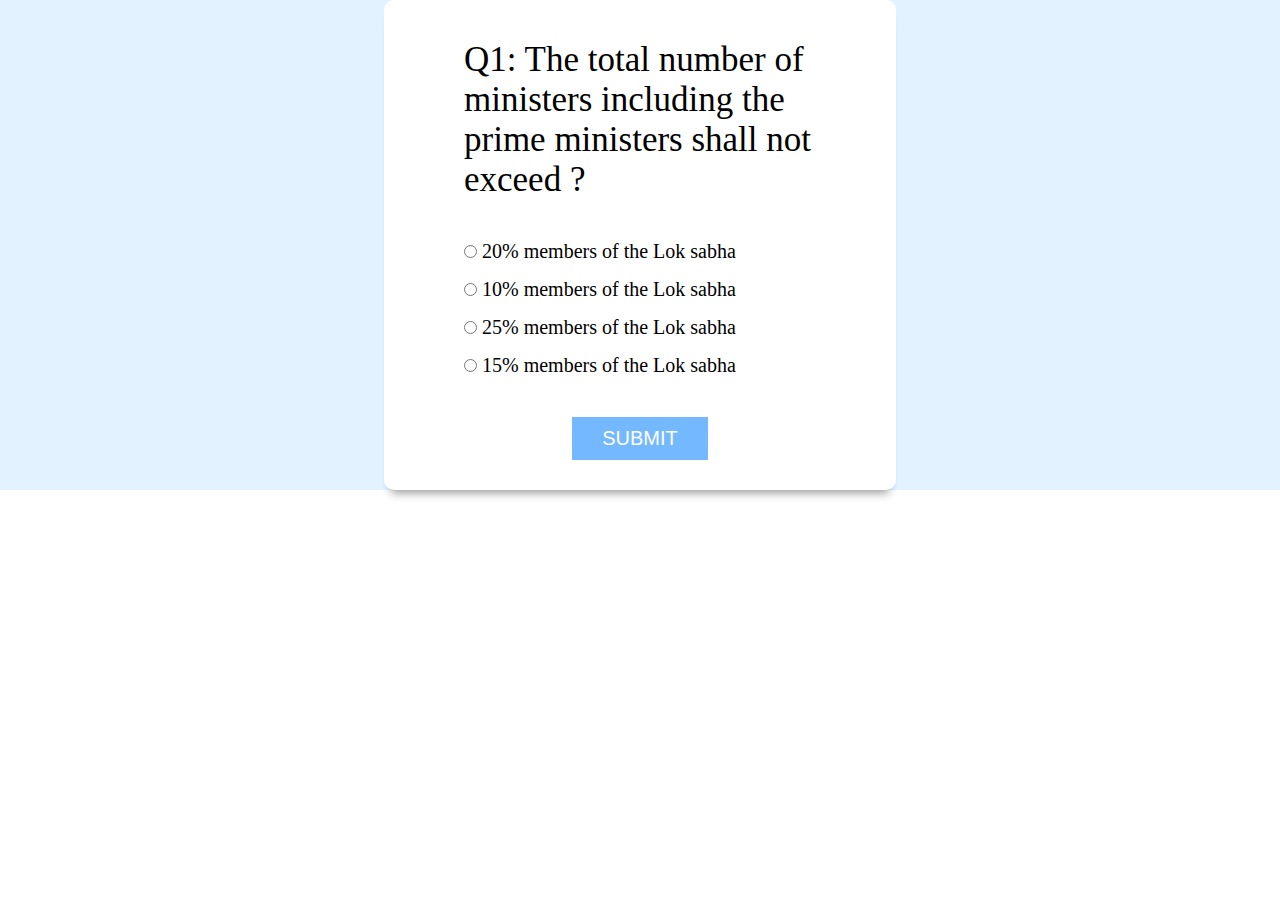
<file: 4.Quiz App (Thapa Technical)/index.html>
<!DOCTYPE html>
<html lang="en">

<head>
    <meta charset="UTF-8">
    <meta http-equiv="X-UA-Compatible" content="IE=edge">
    <meta name="viewport" content="width=device-width, initial-scale=1.0">
    <title>Quize Website</title>
    <link rel="stylesheet" href="style.css">
</head>

<body>
    <div class="main-div">
        <div class="inner-div">
            <h2 class="question">Questions come here</h2>
            <ul>
                <li>
                    <input type="radio" name="answer" id="ans1" class="answer">
                    <label for="ans1" id="option1">Answer Option</label>
                </li>
                <li>
                    <input type="radio" name="answer" id="ans2" class="answer">
                    <label for="ans2" id="option2">Answer Option</label>
                </li>
                <li>
                    <input type="radio" name="answer" id="ans3" class="answer">
                    <label for="ans3" id="option3">Answer Option</label>
                </li>
                <li>
                    <input type="radio" name="answer" id="ans4" class="answer">
                    <label for="ans4" id="option4">Answer Option</label>
                </li>
            </ul>
            <button id="submit">Submit</button>
            <div id="showScore" class="scoreArea"></div>
        </div>
        <script src="script.js"></script>
</body>

</html>
</file>
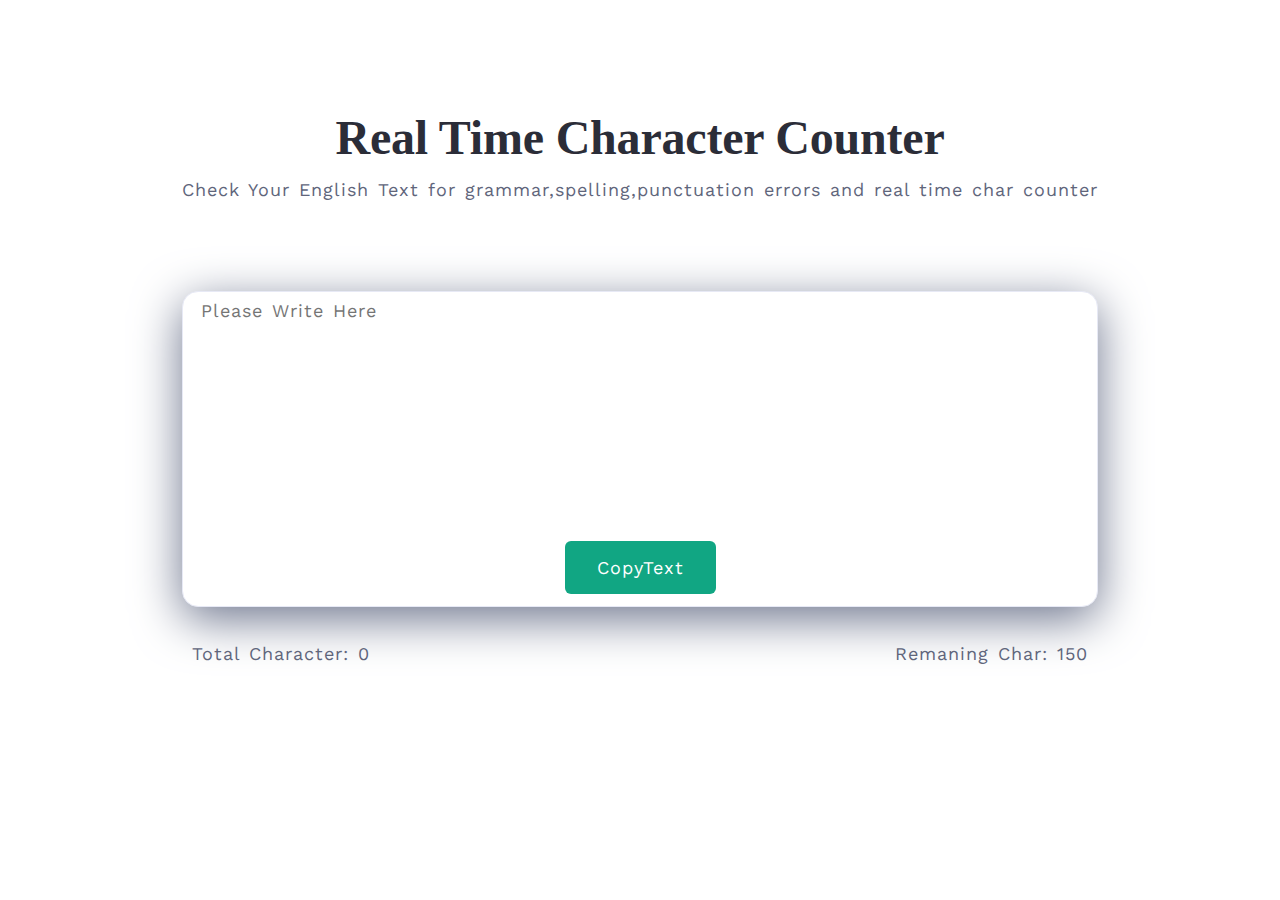
<file: 5.Real-Time Character Counter (Thapa Technical)/index.html>
<!DOCTYPE html>
<html lang="en">

<head>
    <meta charset="UTF-8">
    <meta http-equiv="X-UA-Compatible" content="IE=edge">
    <meta name="viewport" content="width=device-width, initial-scale=1.0">
    <title>Character Counter</title>
    <link rel="stylesheet" href="style.css">
</head>

<body>
    <div class="container">
        <h2>Real Time Character Counter</h2>
        <p>Check Your English Text for grammar,spelling,punctuation errors and real time char counter</p>
        <textarea id="textarea" class="textarea" maxlength="150" placeholder="Please Write Here"></textarea>
        <button onclick="copyText()">CopyText</button>
        <div class="counter-container">
            <p>Total Character: <span id="total-counter">0</span></p>
            <p>Remaning Char: <span id="remaining-counter">150</span></p>
        </div>
    </div>
<script src="script.js"></script>
</body>

</html>
</file>
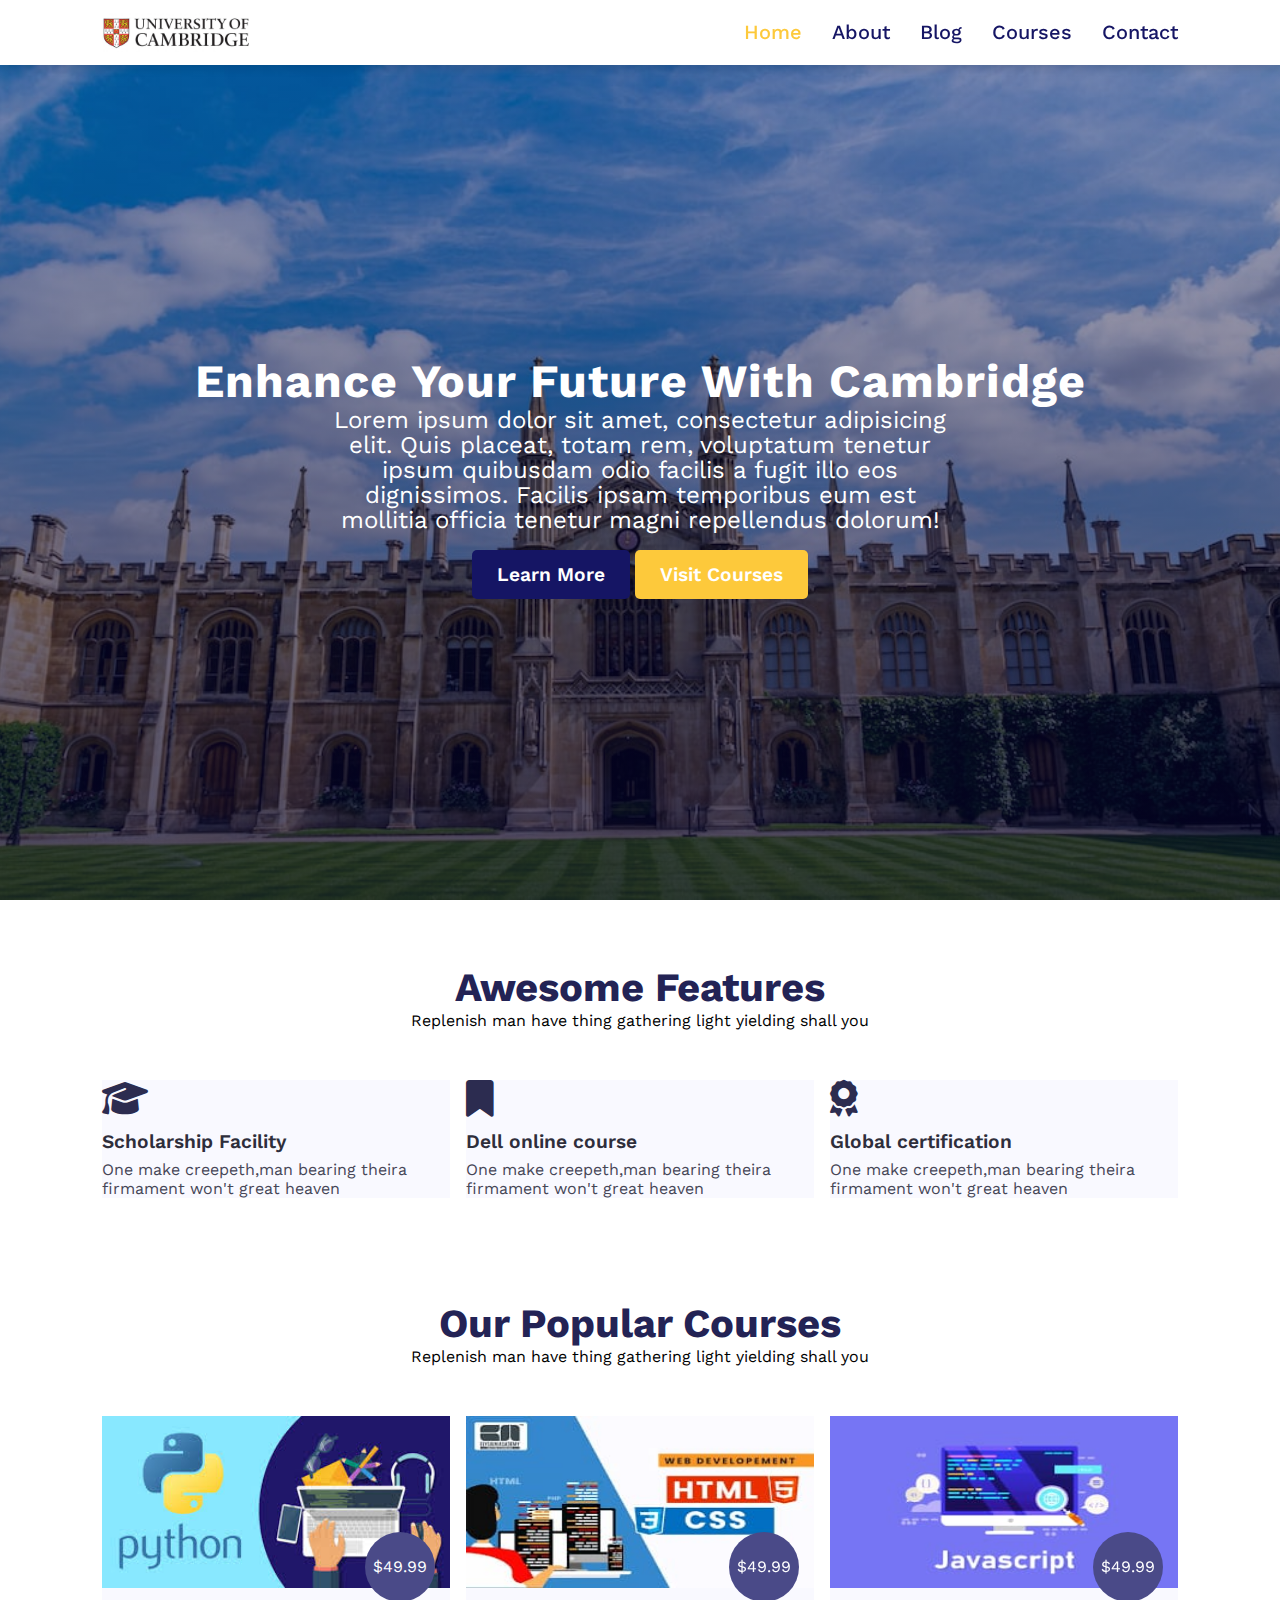
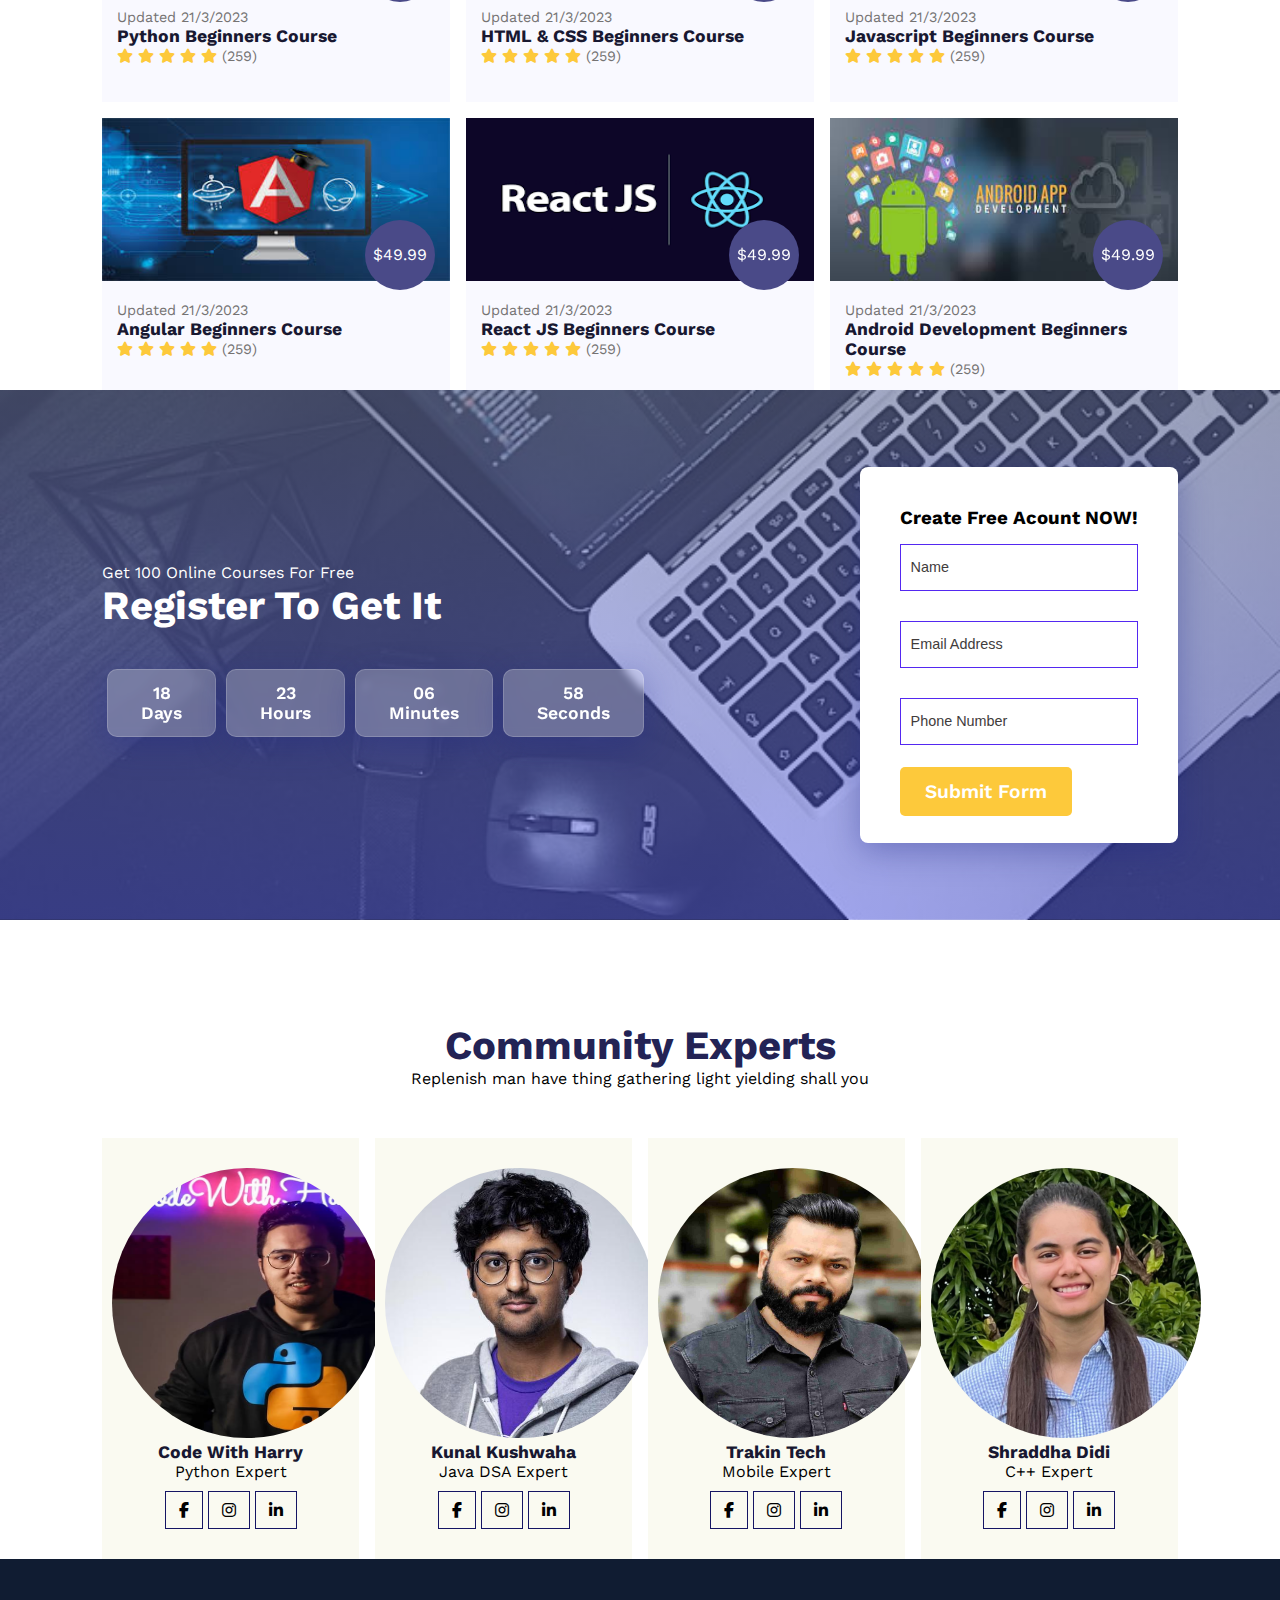
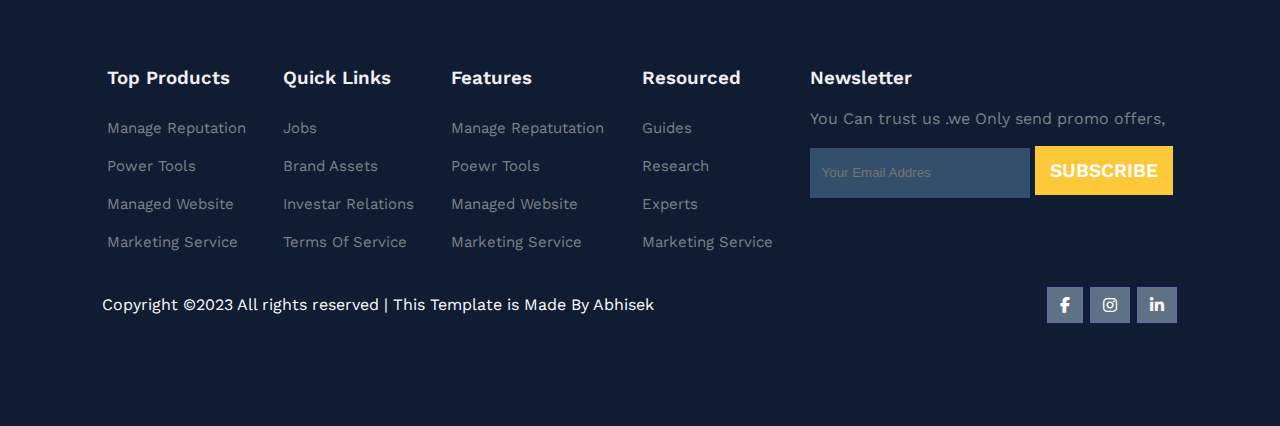
<file: 6.School Website/index.html>
<!DOCTYPE html>
<html lang="en">

<head>
    <meta charset="UTF-8">
    <meta http-equiv="X-UA-Compatible" content="IE=edge">
    <meta name="viewport" content="width=device-width, initial-scale=1.0">
    <title>School Website</title>
    <link rel="stylesheet" href="https://cdnjs.cloudflare.com/ajax/libs/font-awesome/6.3.0/css/all.min.css" />
    <link rel="stylesheet" href="style.css">
    <script src="https://code.jquery.com/jquery-3.6.4.min.js"
        integrity="sha256-oP6HI9z1XaZNBrJURtCoUT5SUnxFr8s3BzRl+cbzUq8=" crossorigin="anonymous"></script>
</head>

<body>
    <!-- Navigation -->
    <nav>
        <img src="logo.jpg" alt="">
        <div class="navigation">
            <ul>
                <i id="menu-close" class="fa-solid fa-xmark"></i>
                <li><a class="active" href="index.html">Home</a></li>
                <li><a href="about.html">About</a></li>
                <li><a href="blog.html">Blog</a></li>
                <li><a href="course.html">Courses</a></li>
                <li><a href="contact.html">Contact</a></li>
            </ul>
            <img id="menu-btn" src="hamburger menu.jpeg" alt="">
        </div>
    </nav>
    <!-- Home-->
    <section id="home">
        <h2>Enhance Your Future With Cambridge</h2>
        <p>Lorem ipsum dolor sit amet, consectetur adipisicing elit. Quis placeat, totam rem, voluptatum tenetur ipsum
            quibusdam odio facilis a fugit illo eos dignissimos. Facilis ipsam temporibus eum est mollitia officia
            tenetur
            magni repellendus dolorum!</p>
        <div class="btn">
            <a class="blue" href="#">Learn More</a>
            <a class="yellow" href="#">Visit Courses</a>
        </div>
    </section>
    <!-- features -->
    <section id="features">
        <h1> Awesome Features</h1>
        <p>Replenish man have thing gathering light yielding shall you</p>
        <div class="fea-base">
            <div class="fea-box">
                <i class="fa-solid fa-graduation-cap"></i>
                <h3>Scholarship Facility</h3>
                <p>One make creepeth,man bearing theira firmament won't great heaven</p>
            </div>

            <div class="fea-box">
                <i class="fa-solid fa-bookmark"></i>
                <h3>Dell online course</h3>
                <p>One make creepeth,man bearing theira firmament won't great heaven</p>
            </div>

            <div class="fea-box">
                <i class="fa-solid fa-award"></i>
                <h3>Global certification</h3>
                <p>One make creepeth,man bearing theira firmament won't great heaven</p>
            </div>
    </section>
    <!-- Courses -->
    <section id="course">
        <h1> Our Popular Courses</h1>
        <p>Replenish man have thing gathering light yielding shall you</p>
        <div class="course-box">

            <div class="courses">
                <img src="python.jpeg" alt="">
                <div class="details">
                    <span>Updated 21/3/2023</span>
                    <h6>Python Beginners Course</h6>
                    <div class="star">
                        <i class="fas fa-star"></i>
                        <i class="fas fa-star"></i>
                        <i class="fas fa-star"></i>
                        <i class="fas fa-star"></i>
                        <i class="fas fa-star"></i>
                        <span>(259)</span>
                    </div>
                </div>
                <div class="cost">
                    $49.99
                </div>
            </div>
            <div class="courses">
                <img src="HTML CSS.jpeg" alt="">
                <div class="details">
                    <span>Updated 21/3/2023</span>
                    <h6>HTML & CSS Beginners Course</h6>
                    <div class="star">
                        <i class="fas fa-star"></i>
                        <i class="fas fa-star"></i>
                        <i class="fas fa-star"></i>
                        <i class="fas fa-star"></i>
                        <i class="fas fa-star"></i>
                        <span>(259)</span>
                    </div>
                </div>
                <div class="cost">
                    $49.99
                </div>
            </div>
            <div class="courses">
                <img src="Javascript.jpeg" alt="">
                <div class="details">
                    <span>Updated 21/3/2023</span>
                    <h6>Javascript Beginners Course</h6>
                    <div class="star">
                        <i class="fas fa-star"></i>
                        <i class="fas fa-star"></i>
                        <i class="fas fa-star"></i>
                        <i class="fas fa-star"></i>
                        <i class="fas fa-star"></i>
                        <span>(259)</span>
                    </div>
                </div>
                <div class="cost">
                    $49.99
                </div>
            </div>
            <div class="courses">
                <img src="angular.jpeg" alt="">
                <div class="details">
                    <span>Updated 21/3/2023</span>
                    <h6>Angular Beginners Course</h6>
                    <div class="star">
                        <i class="fas fa-star"></i>
                        <i class="fas fa-star"></i>
                        <i class="fas fa-star"></i>
                        <i class="fas fa-star"></i>
                        <i class="fas fa-star"></i>
                        <span>(259)</span>
                    </div>
                </div>
                <div class="cost">
                    $49.99
                </div>
            </div>
            <div class="courses">
                <img src="react.png" alt="">
                <div class="details">
                    <span>Updated 21/3/2023</span>
                    <h6>React JS Beginners Course</h6>
                    <div class="star">
                        <i class="fas fa-star"></i>
                        <i class="fas fa-star"></i>
                        <i class="fas fa-star"></i>
                        <i class="fas fa-star"></i>
                        <i class="fas fa-star"></i>
                        <span>(259)</span>
                    </div>
                </div>
                <div class="cost">
                    $49.99
                </div>
            </div>
            <div class="courses">
                <img src="android.jfif" alt="">
                <div class="details">
                    <span>Updated 21/3/2023</span>
                    <h6>Android Development Beginners Course</h6>
                    <div class="star">
                        <i class="fas fa-star"></i>
                        <i class="fas fa-star"></i>
                        <i class="fas fa-star"></i>
                        <i class="fas fa-star"></i>
                        <i class="fas fa-star"></i>
                        <span>(259)</span>
                    </div>
                </div>
                <div class="cost">
                    $49.99
                </div>
            </div>
        </div>
    </section>

    <!-- Registration -->
    <section id="registration">
        <div class="reminder">
            <p>Get 100 Online Courses For Free</p>
            <h1>Register To Get It</h1>
            <div class="time">
                <div class="date">
                    18 <br> Days
                </div>
                <div class="date">
                    23 <br> Hours
                </div>
                <div class="date">
                    06 <br> Minutes
                </div>
                <div class="date">
                    58 <br> Seconds
                </div>
            </div>
        </div>

        <div class="form">
            <h3>Create Free Acount NOW!</h3>
            <input type="text" placeholder="Name" name="" id="">
            <input type="text" placeholder="Email Address" name="" id="">
            <input type="text" placeholder="Phone Number" name="" id="">
            <div class="btn">
                <a class="yellow" href="#">Submit Form</a>
            </div>
        </div>
    </section>
    <!-- Profile -->
    <section id="experts">
        <h1> Community Experts</h1>
        <p>Replenish man have thing gathering light yielding shall you</p>
        <div class="expert-box">
            <div class="profile">
                <img src="harry.jpg" alt="">
                <h6>Code With Harry</h6>
                <p>Python Expert</p>
                <div class="pro-links">
                    <i class="fab fa-facebook-f"></i>
                    <i class="fab fa-instagram"></i>
                    <i class="fab fa-linkedin-in"></i>
                </div>
            </div>
            <div class="profile">
                <img src="kunal kushwaha.jpg" alt="">
                <h6>Kunal Kushwaha</h6>
                <p>Java DSA Expert</p>
                <div class="pro-links">
                    <i class="fab fa-facebook-f"></i>
                    <i class="fab fa-instagram"></i>
                    <i class="fab fa-linkedin-in"></i>
                </div>
            </div>
            <div class="profile">
                <img src="trakin tech.jpg" alt="">
                <h6>Trakin Tech</h6>
                <p>Mobile Expert</p>
                <div class="pro-links">
                    <i class="fab fa-facebook-f"></i>
                    <i class="fab fa-instagram"></i>
                    <i class="fab fa-linkedin-in"></i>
                </div>
            </div>
            <div class="profile">
                <img src="shraddha didi.jfif" alt="">
                <h6>Shraddha Didi</h6>
                <p>C++ Expert</p>
                <div class="pro-links">
                    <i class="fab fa-facebook-f"></i>
                    <i class="fab fa-instagram"></i>
                    <i class="fab fa-linkedin-in"></i>
                </div>
            </div>
        </div>
    </section>

    <footer>
        <div class="footer-col">
            <h3>Top Products</h3>
            <li>Manage Reputation</li>
            <li>Power Tools</li>
            <li>Managed Website</li>
            <li>Marketing Service</li>
        </div>
        <div class="footer-col">
            <h3>Quick Links</h3>
            <li>Jobs</li>
            <li>Brand Assets</li>
            <li>Investar Relations</li>
            <li>Terms Of Service</li>
        </div>
        <div class="footer-col">
            <h3>Features</h3>
            <li>Manage Repatutation</li>
            <li>Poewr Tools</li>
            <li>Managed Website</li>
            <li>Marketing Service</li>
        </div>
        <div class="footer-col">
            <h3>Resourced</h3>
            <li>Guides</li>
            <li>Research</li>
            <li>Experts</li>
            <li>Marketing Service</li>
        </div>
        <div class="footer-col">
            <h3>Newsletter</h3>
            <p>You Can trust us .we Only send promo offers,</p>
            <div class="subscribe">
                <input type="text" placeholder="Your Email Addres">
                <a href="#"  class="yellow">SUBSCRIBE</a>
            </div>
        </div>
        <div class="copyright">
            <p>Copyright &#169;2023 All rights reserved | This Template is Made By Abhisek</p>
            <div class="pro-links">
                <i class="fab fa-facebook-f"></i>
                <i class="fab fa-instagram"></i>
                <i class="fab fa-linkedin-in"></i>
            </div>
        </div>
    </footer>
    <script>
       $('#menu-btn').click(function () {
            $('nav .navigation ul').addClass('active')
        });
        $('#menu-close').click(function () {
            $('nav .navigation ul').removeClass('active')
        });
    </script>
</body>

</html>
</file>
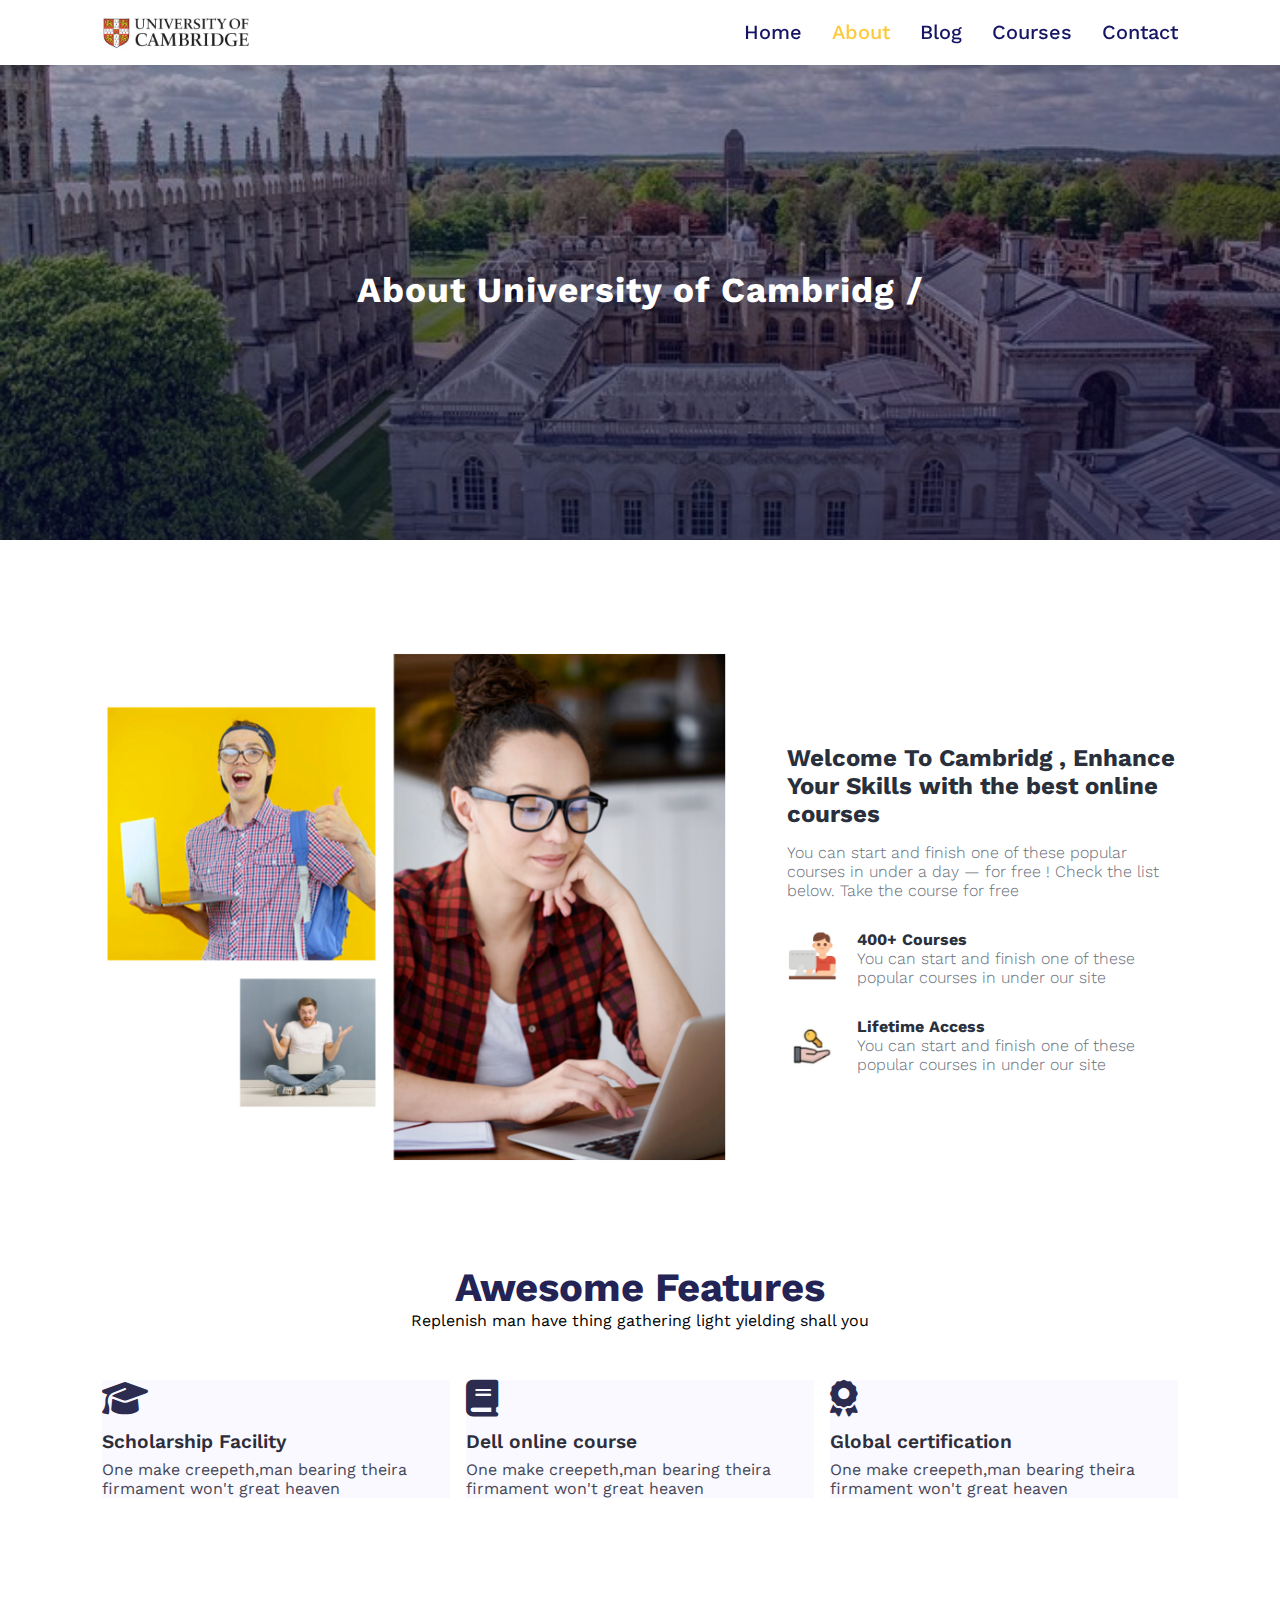
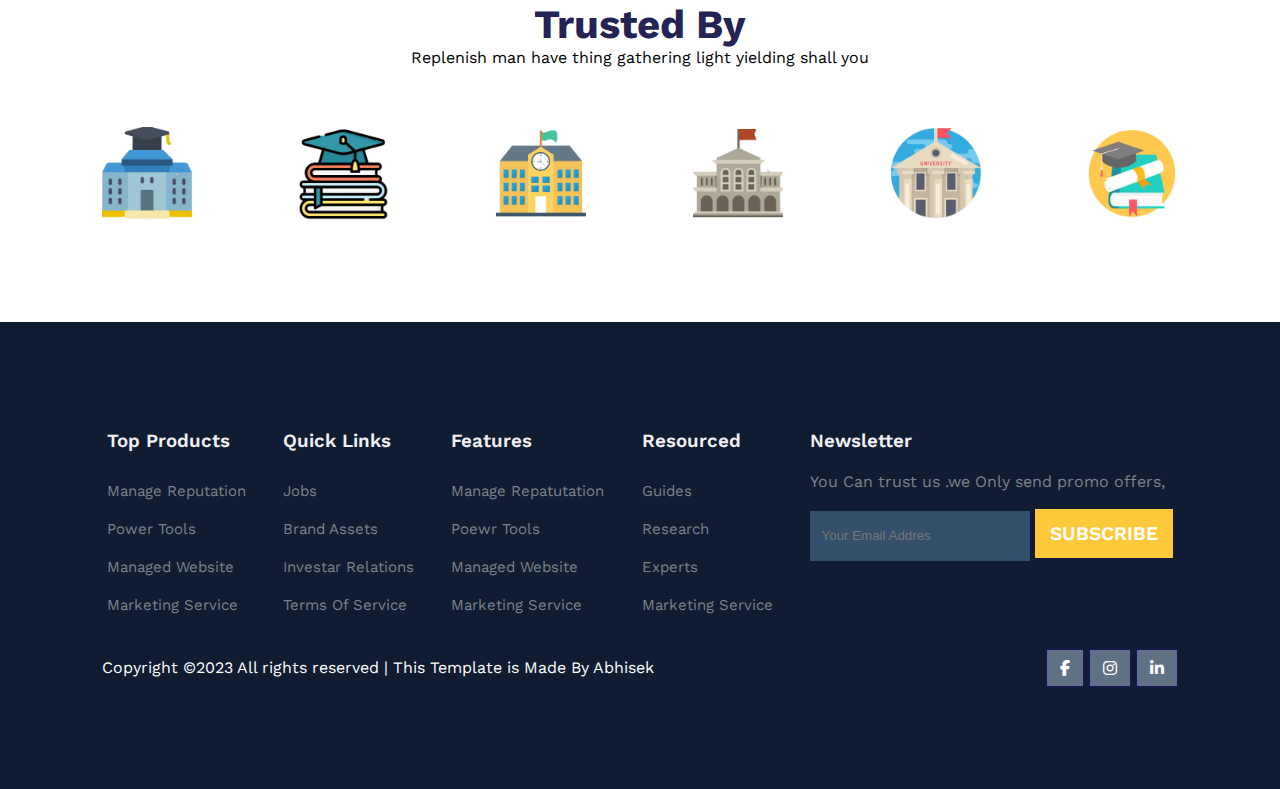
<file: 6.School Website/about.html>
<!DOCTYPE html>
<html lang="en">

<head>
    <meta charset="UTF-8">
    <meta http-equiv="X-UA-Compatible" content="IE=edge">
    <meta name="viewport" content="width=device-width, initial-scale=1.0">
    <title>School Website</title>
    <link rel="stylesheet" href="https://cdnjs.cloudflare.com/ajax/libs/font-awesome/6.3.0/css/all.min.css" />
    <link rel="stylesheet" href="style.css">
    <script src="https://code.jquery.com/jquery-3.6.4.min.js"
        integrity="sha256-oP6HI9z1XaZNBrJURtCoUT5SUnxFr8s3BzRl+cbzUq8=" crossorigin="anonymous"></script>
</head>

<body>
    <!-- Navigation -->
    <nav>
        <img src="logo.jpg" alt="">
        <div class="navigation">
            <ul>
                <i id="menu-close" class="fa-solid fa-xmark"></i>
                <li><a href="index.html">Home</a></li>
                <li><a class="active" href="about.html">About</a></li>
                <li><a href="blog.html">Blog</a></li>
                <li><a href="course.html">Courses</a></li>
                <li><a href="contact.html">Contact</a></li>
            </ul>
            <img id="menu-btn" src="hamburger menu.jpeg" alt="">
        </div>
    </nav>

    <!-- Home-->
    <section id="about-home">
        <h2>About University of Cambridg /</h2>
    </section>

    <section id="about-container">
        <div class="about-image">
            <img src="about-image.jpg" alt="">
        </div>

        <div class="about-text">
            <h2>Welcome To Cambridg , Enhance Your Skills with the best online courses</h2>
            <p>You can start and finish one of these popular courses in under a day — for free ! Check the list below.
                Take the course for free</p>
            <div class="about-fe">
                <img src="fe1.jpg" alt="">
                <div class="fe-text">
                    <h5>400+ Courses</h5>
                    <p>You can start and finish one of these popular courses in under our site</p>
                </div>
            </div>

            <div class="about-fe">
                <img src="fe2.PNG" alt="">
                <div class="fe-text">
                    <h5>Lifetime Access</h5>
                    <p>You can start and finish one of these popular courses in under our site</p>
                </div>
            </div>
        </div>
    </section>

    <!-- features -->
    <section id="features">
        <h1> Awesome Features</h1>
        <p>Replenish man have thing gathering light yielding shall you</p>
        <div class="fea-base">
            <div class="fea-box">
                <i class="fa-solid fa-graduation-cap"></i>
                <h3>Scholarship Facility</h3>
                <p>One make creepeth,man bearing theira firmament won't great heaven</p>
            </div>

            <div class="fea-box">
                <i class="fa-solid fa-book"></i>
                <h3>Dell online course</h3>
                <p>One make creepeth,man bearing theira firmament won't great heaven</p>
            </div>

            <div class="fea-box">
                <i class="fa-solid fa-award"></i>
                <h3>Global certification</h3>
                <p>One make creepeth,man bearing theira firmament won't great heaven</p>
            </div>
    </section>

    <section id="trust">
        <h1> Trusted By</h1>
        <p>Replenish man have thing gathering light yielding shall you</p>
        <div class="trust-image">
            <img src="trust-img1.jpg" alt="">
            <img src="trust-img2.jpg" alt="">
            <img src="trust-img3.PNG" alt="">
            <img src="trust-img4.PNG" alt="">
            <img src="trust-img5.PNG" alt="">
            <img src="trust-img6.PNG" alt="">
        </div>
    </section>

    <footer>
        <div class="footer-col">
            <h3>Top Products</h3>
            <li>Manage Reputation</li>
            <li>Power Tools</li>
            <li>Managed Website</li>
            <li>Marketing Service</li>
        </div>
        <div class="footer-col">
            <h3>Quick Links</h3>
            <li>Jobs</li>
            <li>Brand Assets</li>
            <li>Investar Relations</li>
            <li>Terms Of Service</li>
        </div>
        <div class="footer-col">
            <h3>Features</h3>
            <li>Manage Repatutation</li>
            <li>Poewr Tools</li>
            <li>Managed Website</li>
            <li>Marketing Service</li>
        </div>
        <div class="footer-col">
            <h3>Resourced</h3>
            <li>Guides</li>
            <li>Research</li>
            <li>Experts</li>
            <li>Marketing Service</li>
        </div>
        <div class="footer-col">
            <h3>Newsletter</h3>
            <p>You Can trust us .we Only send promo offers,</p>
            <div class="subscribe">
                <input type="text" placeholder="Your Email Addres">
                <a href="#" class="yellow">SUBSCRIBE</a>
            </div>
        </div>
        <div class="copyright">
            <p>Copyright &#169;2023 All rights reserved | This Template is Made By Abhisek</p>
            <div class="pro-links">
                <i class="fab fa-facebook-f"></i>
                <i class="fab fa-instagram"></i>
                <i class="fab fa-linkedin-in"></i>
            </div>
        </div>
    </footer>
    <script>
        $('#menu-btn').click(function () {
            $('nav .navigation ul').addClass('active')
        });
        $('#menu-close').click(function () {
            $('nav .navigation ul').removeClass('active')
        });
    </script>
</body>

</html>
</file>
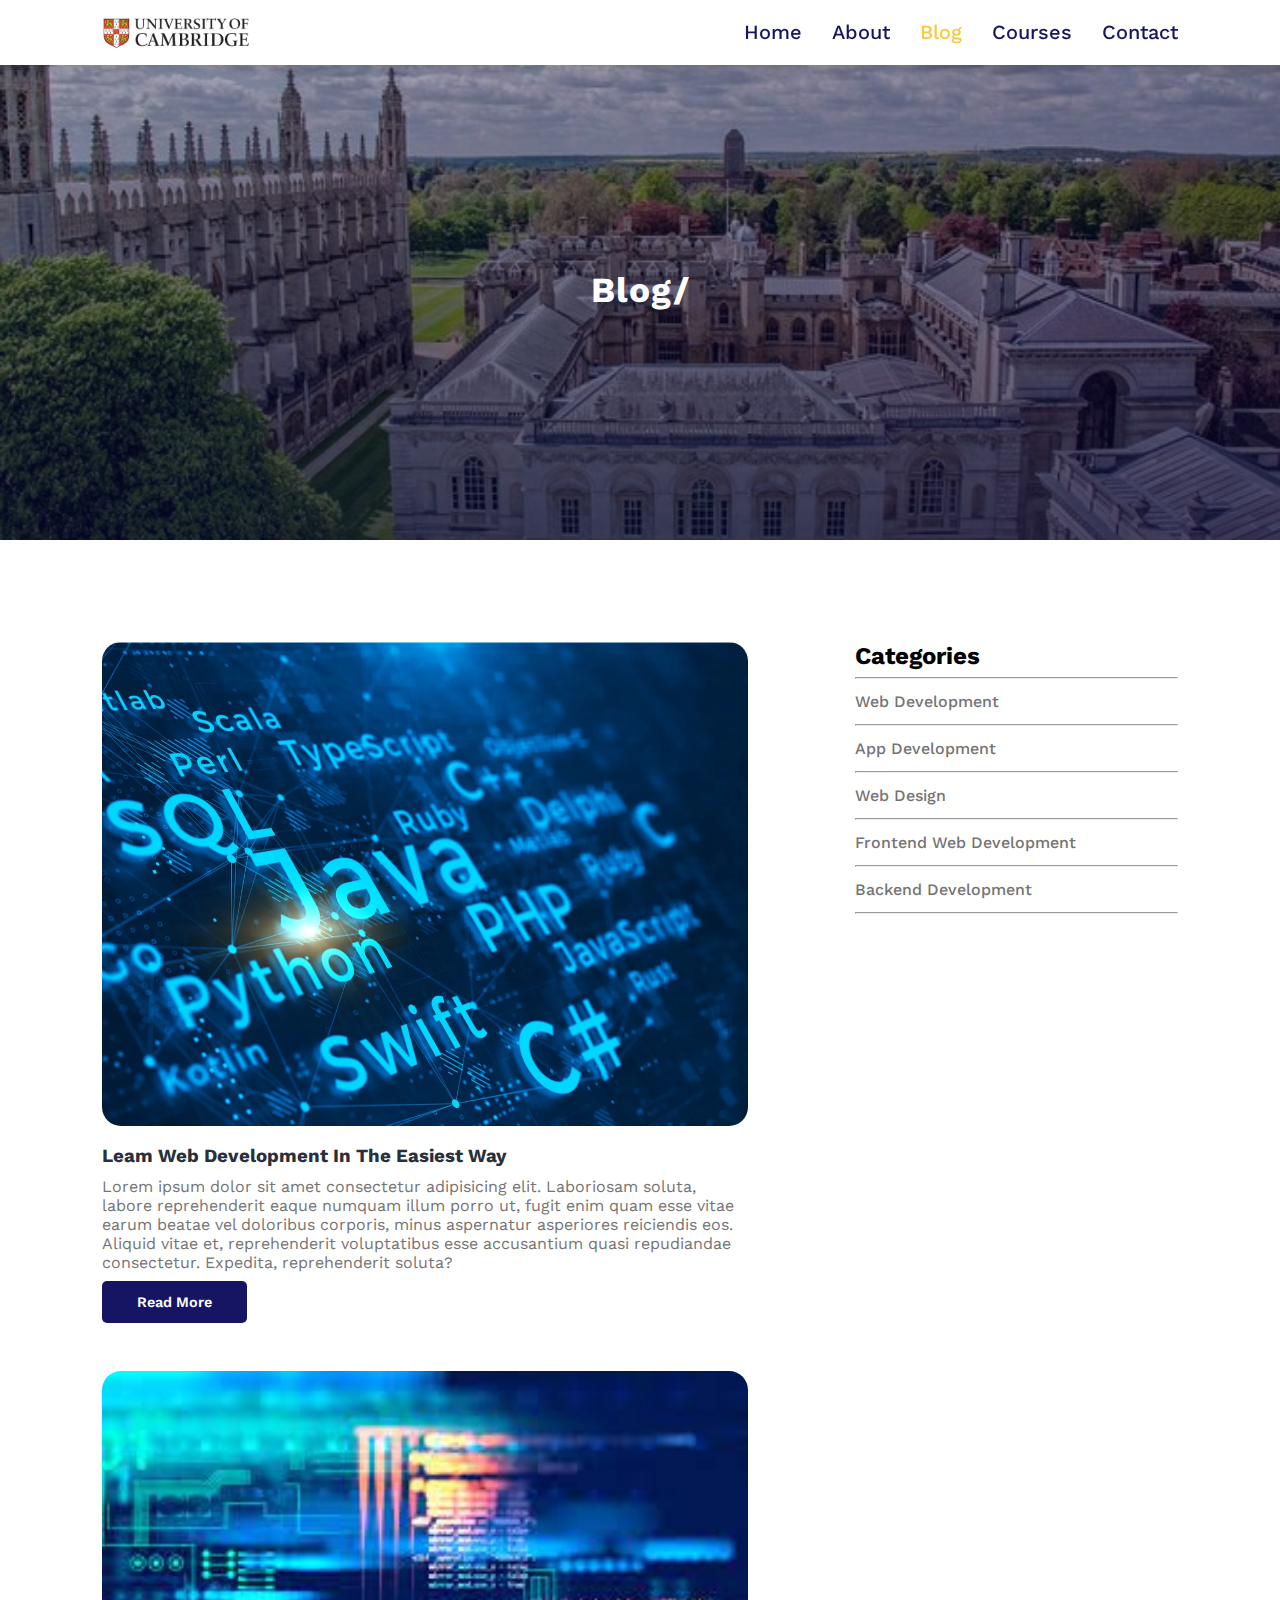
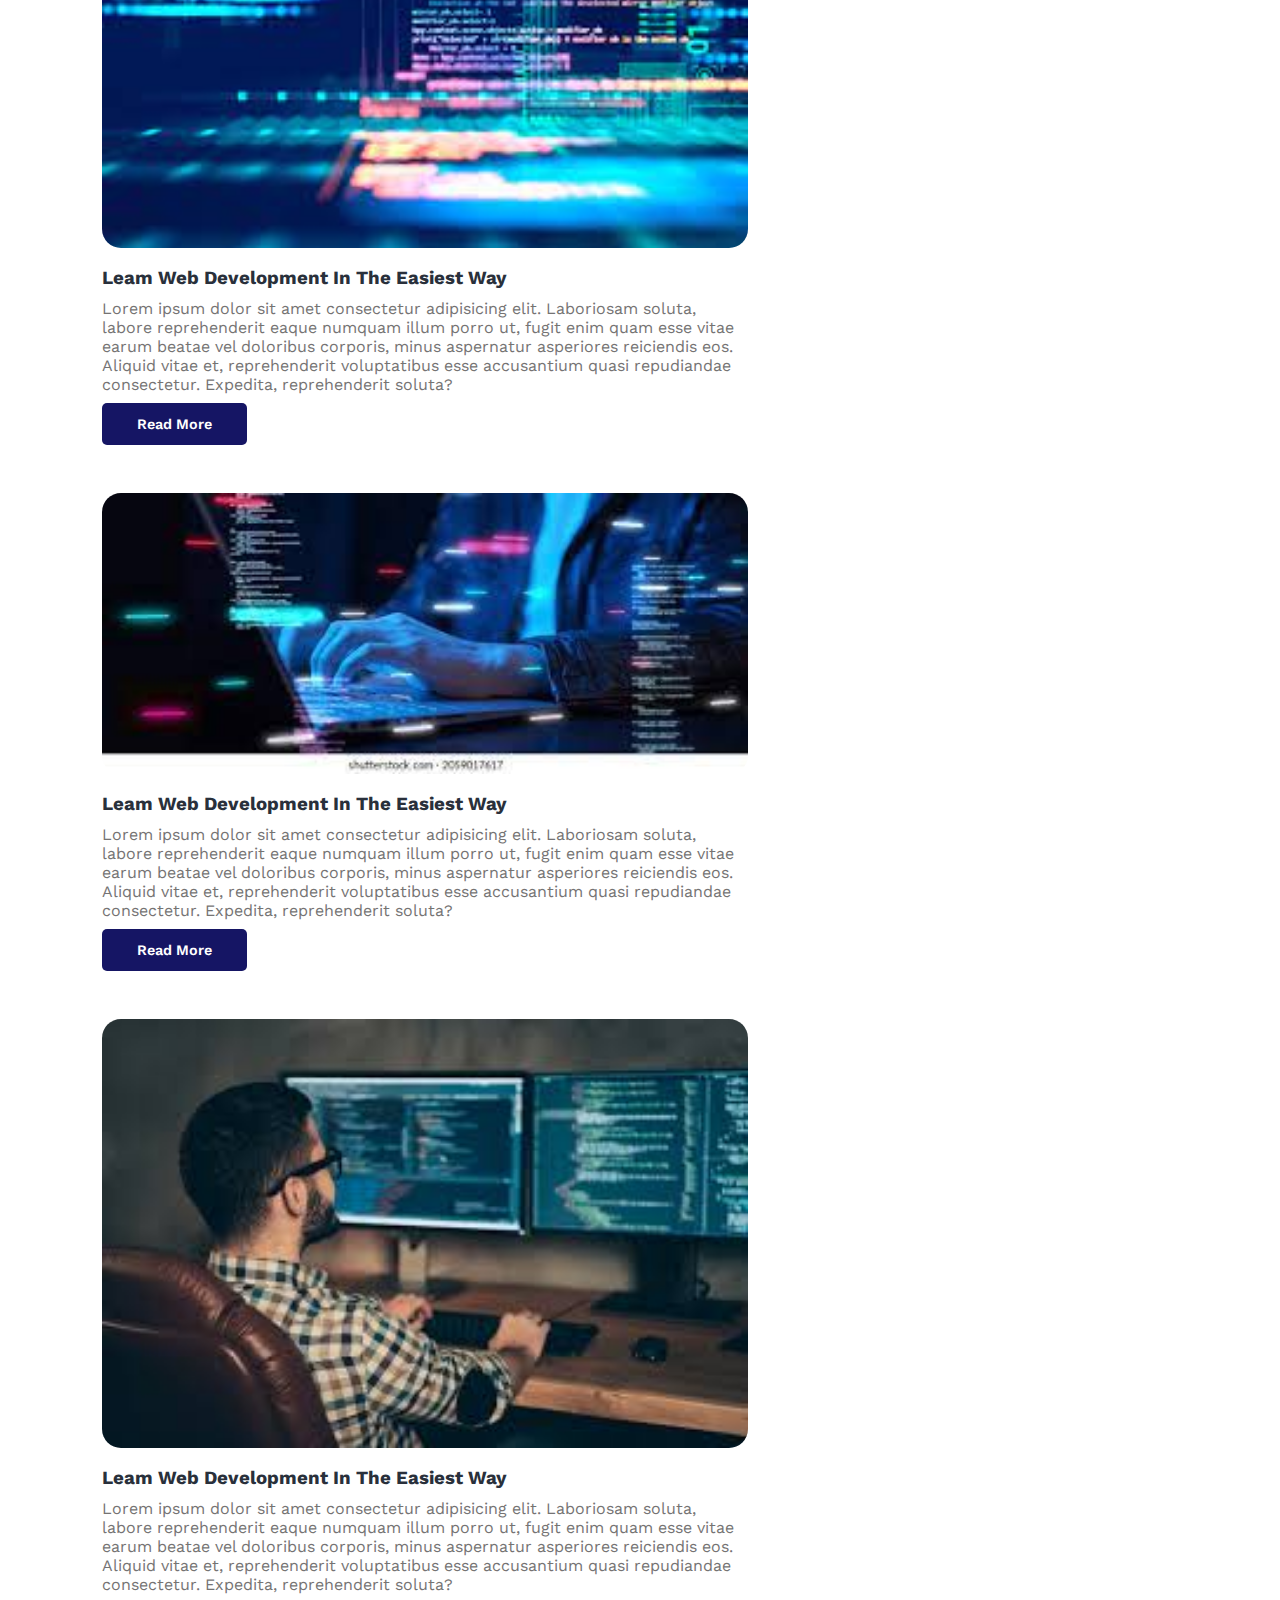
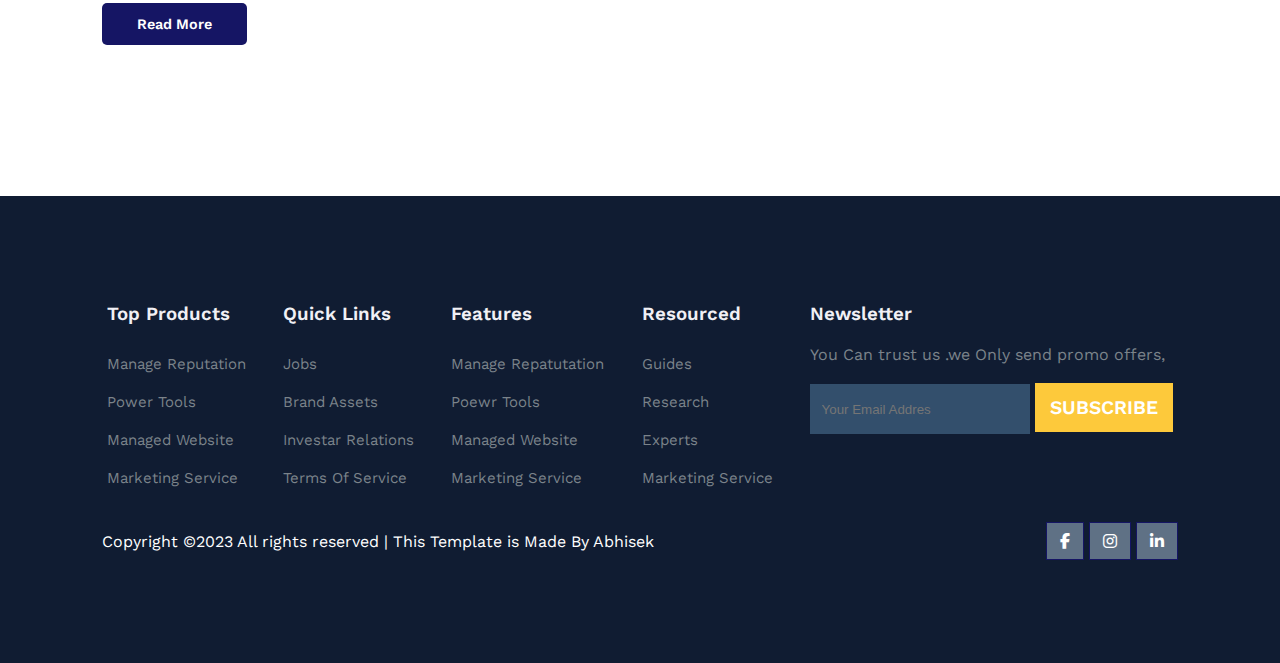
<file: 6.School Website/blog.html>
<!DOCTYPE html>
<html lang="en">

<head>
    <meta charset="UTF-8">
    <meta http-equiv="X-UA-Compatible" content="IE=edge">
    <meta name="viewport" content="width=device-width, initial-scale=1.0">
    <title>School Website</title>
    <link rel="stylesheet" href="https://cdnjs.cloudflare.com/ajax/libs/font-awesome/6.3.0/css/all.min.css" />
    <link rel="stylesheet" href="style.css">
    <script src="https://code.jquery.com/jquery-3.6.4.min.js"
        integrity="sha256-oP6HI9z1XaZNBrJURtCoUT5SUnxFr8s3BzRl+cbzUq8=" crossorigin="anonymous"></script>
</head>

<body>
    <!-- Navigation -->
    <nav>
        <img src="logo.jpg" alt="">
        <div class="navigation">
            <ul>
                <i id="menu-close" class="fa-solid fa-xmark"></i>
                <li><a href="index.html">Home</a></li>
                <li><a href="about.html">About</a></li>
                <li><a class="active" href="blog.html">Blog</a></li>
                <li><a href="course.html">Courses</a></li>
                <li><a href="contact.html">Contact</a></li>
            </ul>
            <img id="menu-btn" src="hamburger menu.jpeg" alt="">
        </div>
    </nav>

    <!-- Home-->
    <section id="about-home">
        <h2> Blog/</h2>
    </section>

    <section id="blog-container">
        <div class="blogs">
            <div class="post">
                <img src="b2.png" alt="">
                <h3>Leam Web Development In The Easiest Way</h3>
                <p>Lorem ipsum dolor sit amet consectetur adipisicing elit. Laboriosam soluta, labore reprehenderit
                    eaque numquam illum porro ut, fugit enim quam esse vitae earum beatae vel doloribus corporis, minus
                    aspernatur asperiores reiciendis eos. Aliquid vitae et, reprehenderit voluptatibus esse accusantium
                    quasi repudiandae consectetur. Expedita, reprehenderit soluta?</p>
                    <a href="post.html"">Read More</a>
            </div>
            <div class="post">
                <img src="b3.jfif" alt="">
                <h3>Leam Web Development In The Easiest Way</h3>
                <p>Lorem ipsum dolor sit amet consectetur adipisicing elit. Laboriosam soluta, labore reprehenderit
                    eaque numquam illum porro ut, fugit enim quam esse vitae earum beatae vel doloribus corporis, minus
                    aspernatur asperiores reiciendis eos. Aliquid vitae et, reprehenderit voluptatibus esse accusantium
                    quasi repudiandae consectetur. Expedita, reprehenderit soluta?</p>
                    <a href="post.html"">Read More</a>
            </div>
            <div class="post">
                <img src="b4.jfif" alt="">
                <h3>Leam Web Development In The Easiest Way</h3>
                <p>Lorem ipsum dolor sit amet consectetur adipisicing elit. Laboriosam soluta, labore reprehenderit
                    eaque numquam illum porro ut, fugit enim quam esse vitae earum beatae vel doloribus corporis, minus
                    aspernatur asperiores reiciendis eos. Aliquid vitae et, reprehenderit voluptatibus esse accusantium
                    quasi repudiandae consectetur. Expedita, reprehenderit soluta?</p>
                    <a href="#"">Read More</a>
            </div>
            <div class="post">
                <img src="b5.jfif" alt="">
                <h3>Leam Web Development In The Easiest Way</h3>
                <p>Lorem ipsum dolor sit amet consectetur adipisicing elit. Laboriosam soluta, labore reprehenderit
                    eaque numquam illum porro ut, fugit enim quam esse vitae earum beatae vel doloribus corporis, minus
                    aspernatur asperiores reiciendis eos. Aliquid vitae et, reprehenderit voluptatibus esse accusantium
                    quasi repudiandae consectetur. Expedita, reprehenderit soluta?</p>
                    <a href="#"">Read More</a>
            </div>
        </div>
        <div class="cate">
            <h2>Categories</h2>
            <hr>
            <a href="#">Web Development</a>
            <hr>
            <a href="#">App Development</a>
            <hr>
            <a href="#">Web Design</a>
            <hr>
            <a href="#">Frontend Web Development</a>
            <hr>
            <a href="#">Backend Development</a>
            <hr>
        </div>
    </section>



    <footer>
        <div class="footer-col">
            <h3>Top Products</h3>
            <li>Manage Reputation</li>
            <li>Power Tools</li>
            <li>Managed Website</li>
            <li>Marketing Service</li>
        </div>
        <div class="footer-col">
            <h3>Quick Links</h3>
            <li>Jobs</li>
            <li>Brand Assets</li>
            <li>Investar Relations</li>
            <li>Terms Of Service</li>
        </div>
        <div class="footer-col">
            <h3>Features</h3>
            <li>Manage Repatutation</li>
            <li>Poewr Tools</li>
            <li>Managed Website</li>
            <li>Marketing Service</li>
        </div>
        <div class="footer-col">
            <h3>Resourced</h3>
            <li>Guides</li>
            <li>Research</li>
            <li>Experts</li>
            <li>Marketing Service</li>
        </div>
        <div class="footer-col">
            <h3>Newsletter</h3>
            <p>You Can trust us .we Only send promo offers,</p>
            <div class="subscribe">
                <input type="text" placeholder="Your Email Addres">
                <a href="#" class="yellow">SUBSCRIBE</a>
            </div>
        </div>
        <div class="copyright">
            <p>Copyright &#169;2023 All rights reserved | This Template is Made By Abhisek</p>
            <div class="pro-links">
                <i class="fab fa-facebook-f"></i>
                <i class="fab fa-instagram"></i>
                <i class="fab fa-linkedin-in"></i>
            </div>
        </div>
    </footer>
    <script>
        $('#menu-btn').click(function () {
            $('nav .navigation ul').addClass('active')
        });
        $('#menu-close').click(function () {
            $('nav .navigation ul').removeClass('active')
        });
    </script>
</body>

</html>
</file>
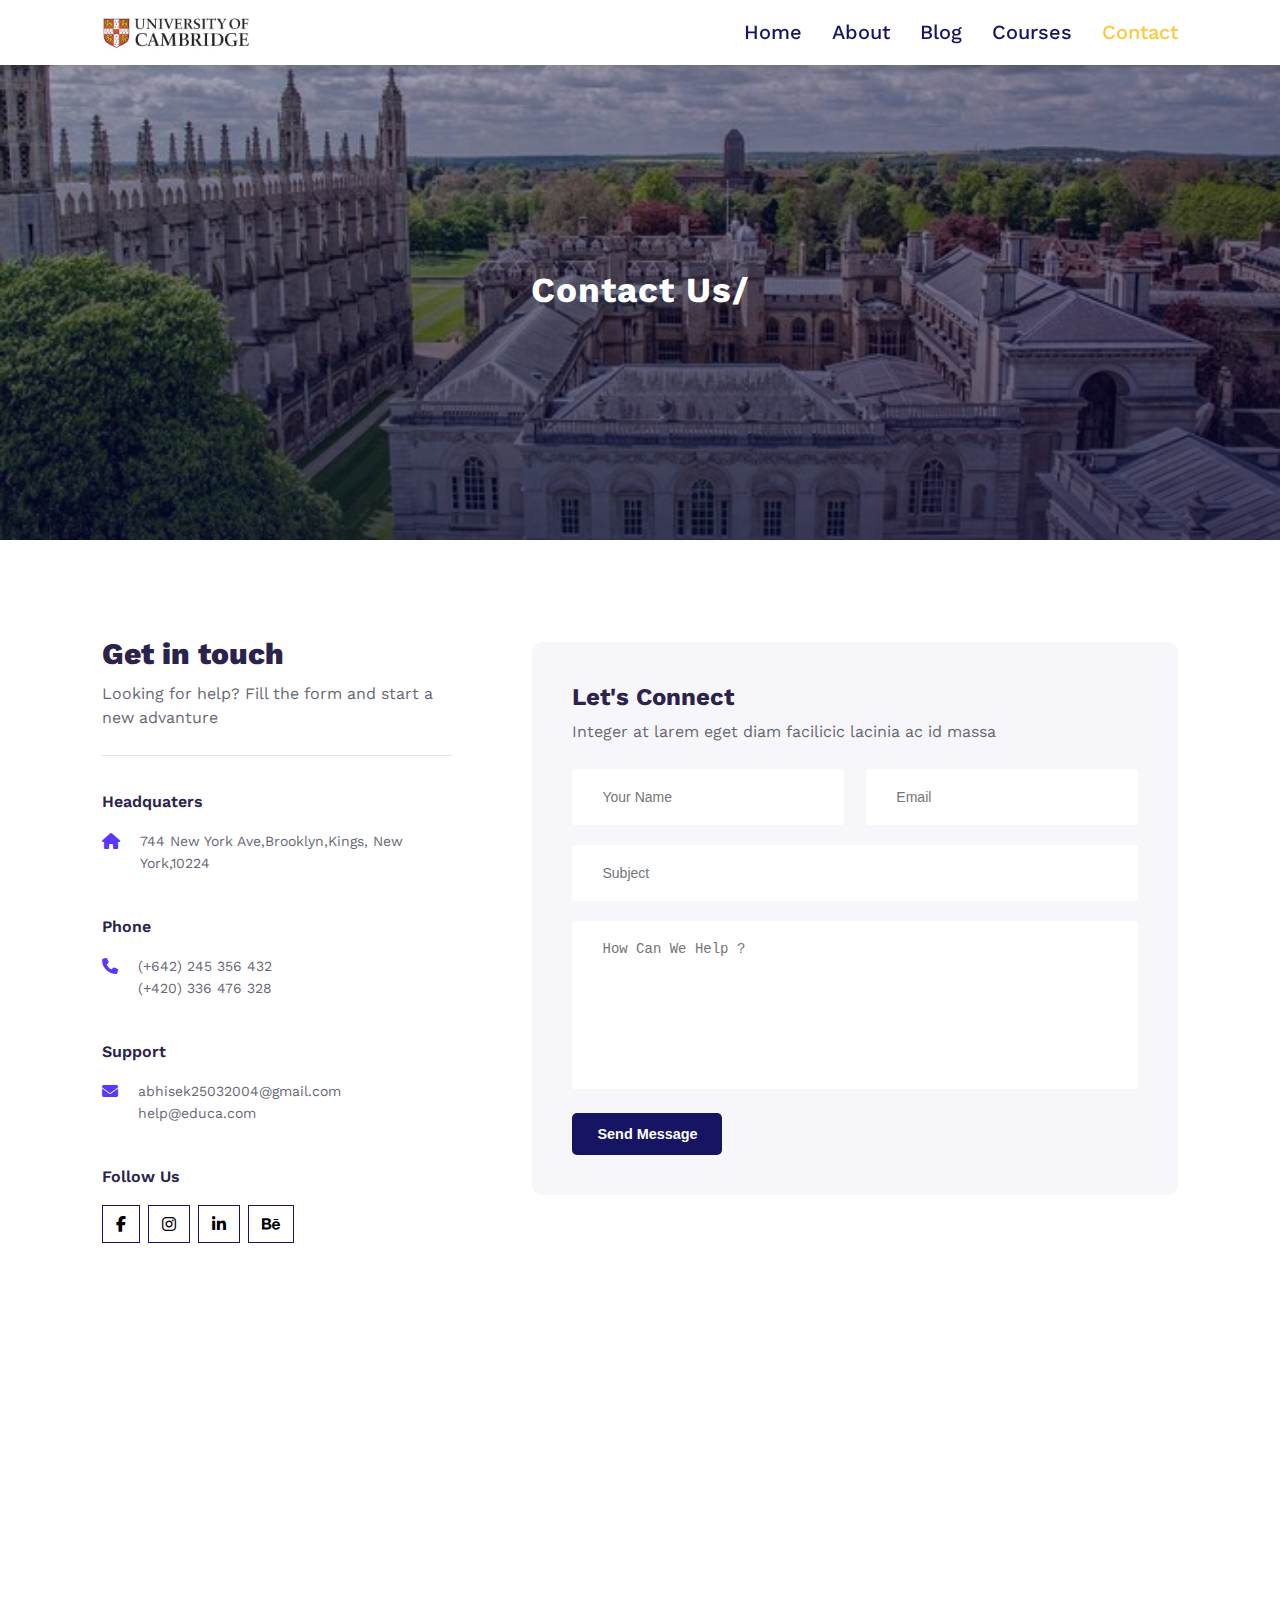
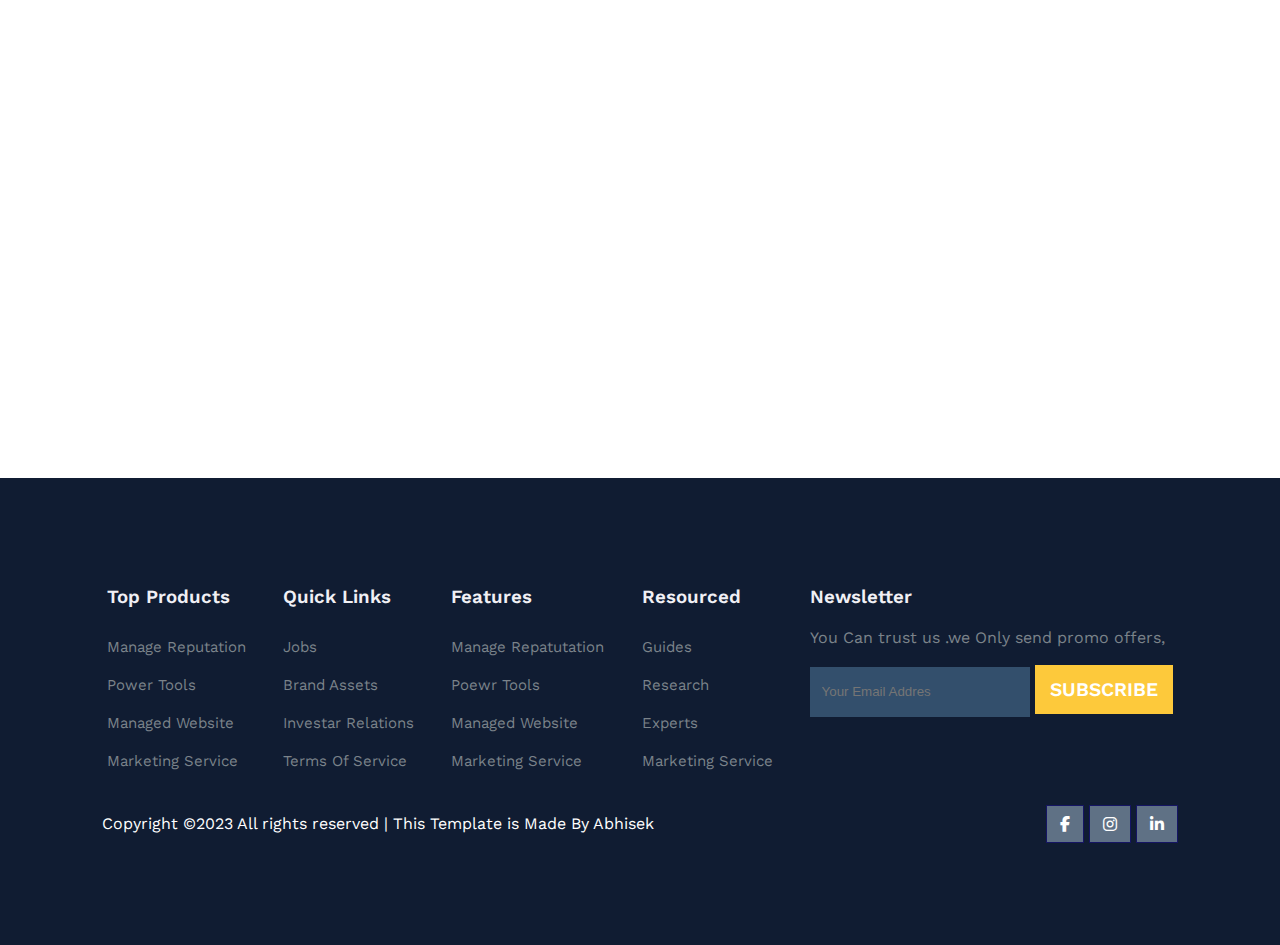
<file: 6.School Website/contact.html>
<!DOCTYPE html>
<html lang="en">

<head>
    <meta charset="UTF-8">
    <meta http-equiv="X-UA-Compatible" content="IE=edge">
    <meta name="viewport" content="width=device-width, initial-scale=1.0">
    <title>School Website</title>
    <link rel="stylesheet" href="https://cdnjs.cloudflare.com/ajax/libs/font-awesome/6.3.0/css/all.min.css" />
    <link rel="stylesheet" href="style.css">
    <script src="https://code.jquery.com/jquery-3.6.4.min.js"
        integrity="sha256-oP6HI9z1XaZNBrJURtCoUT5SUnxFr8s3BzRl+cbzUq8=" crossorigin="anonymous"></script>
</head>

<body>
    <!-- Navigation -->
    <nav>
        <img src="logo.jpg" alt="">
        <div class="navigation">
            <ul>
                <i id="menu-close" class="fa-solid fa-xmark"></i>
                <li><a href="index.html">Home</a></li>
                <li><a href="about.html">About</a></li>
                <li><a href="blog.html">Blog</a></li>
                <li><a href="course.html">Courses</a></li>
                <li><a class="active" href="contact.html">Contact</a></li>
            </ul>
            <img id="menu-btn" src="hamburger menu.jpeg" alt="">
        </div>
    </nav>

    <!-- Home-->
    <section id="about-home">
        <h2>Contact Us/</h2>
    </section>

    <section id="contact">
        <div class="getin">
            <h2>Get in touch</h2>
            <p>Looking for help? Fill the form and start a new advanture</p>

            <div class="getin-details">
                <h3>Headquaters</h3>
                <div>
                    <i class="fa-solid fa-house get"></i>
                    <p>744 New York Ave,Brooklyn,Kings, New York,10224</p>
                </div>
                <h3>Phone</h3>
                <div>
                    <i class="fa-solid fa-phone get"></i>
                    <p> (+642) 245 356 432 <br>
                        (+420) 336 476 328
                    </p>
                </div>
                <h3>Support</h3>
                <div>
                    <i class="fa-solid fa-envelope get"></i>
                    <p>abhisek25032004@gmail.com <br>
                        help@educa.com
                    </p>
                </div>
                <h3>Follow Us</h3>
                <div class="pro-links">
                    <i class="fab fa-facebook-f"></i>
                    <i class="fab fa-instagram"></i>
                    <i class="fab fa-linkedin-in"></i>
                    <i class="fab fa-behance"></i>
                </div>
            </div>
        </div>

        <div class="form">
            <h4>Let's Connect</h4>
            <p>Integer at larem eget diam facilicic lacinia ac id massa</p>
            <div class="form-row">
                <input type="text" placeholder="Your Name">
                <input type="text" placeholder="Email">
            </div>
            <div class="form-col">
                <input type="text" placeholder="Subject">
            </div>
            <div class="form-col">
                <textarea name="" id="" cols="30" rows="8" placeholder="How Can We Help ?"></textarea>
            </div>
            <div class="form-col">
                <button>Send Message</button>
            </div>
        </div>
    </section>

    <section id="map">
        <iframe
            src="https://www.google.com/maps/embed?pb=!1m18!1m12!1m3!1d60246.44373933605!2d84.7732372879074!3d19.30832281504308!2m3!1f0!2f0!3f0!3m2!1i1024!2i768!4f13.1!3m3!1m2!1s0x3a3d500ef1cb60ad%3A0x5b75778874294ff!2sBrahmapur%2C%20Odisha!5e0!3m2!1sen!2sin!4v1679666599555!5m2!1sen!2sin"
            style="border:0;" allowfullscreen="" loading="lazy"
            referrerpolicy="no-referrer-when-downgrade"></iframe>
    </section>


    <footer>
        <div class="footer-col">
            <h3>Top Products</h3>
            <li>Manage Reputation</li>
            <li>Power Tools</li>
            <li>Managed Website</li>
            <li>Marketing Service</li>
        </div>
        <div class="footer-col">
            <h3>Quick Links</h3>
            <li>Jobs</li>
            <li>Brand Assets</li>
            <li>Investar Relations</li>
            <li>Terms Of Service</li>
        </div>
        <div class="footer-col">
            <h3>Features</h3>
            <li>Manage Repatutation</li>
            <li>Poewr Tools</li>
            <li>Managed Website</li>
            <li>Marketing Service</li>
        </div>
        <div class="footer-col">
            <h3>Resourced</h3>
            <li>Guides</li>
            <li>Research</li>
            <li>Experts</li>
            <li>Marketing Service</li>
        </div>
        <div class="footer-col">
            <h3>Newsletter</h3>
            <p>You Can trust us .we Only send promo offers,</p>
            <div class="subscribe">
                <input type="text" placeholder="Your Email Addres">
                <a href="#" class="yellow">SUBSCRIBE</a>
            </div>
        </div>
        <div class="copyright">
            <p>Copyright &#169;2023 All rights reserved | This Template is Made By Abhisek</p>
            <div class="pro-links">
                <i class="fab fa-facebook-f"></i>
                <i class="fab fa-instagram"></i>
                <i class="fab fa-linkedin-in"></i>
            </div>
        </div>
    </footer>
    <script>
        $('#menu-btn').click(function () {
            $('nav .navigation ul').addClass('active')
        });
        $('#menu-close').click(function () {
            $('nav .navigation ul').removeClass('active')
        });
    </script>
</body>

</html>
</file>
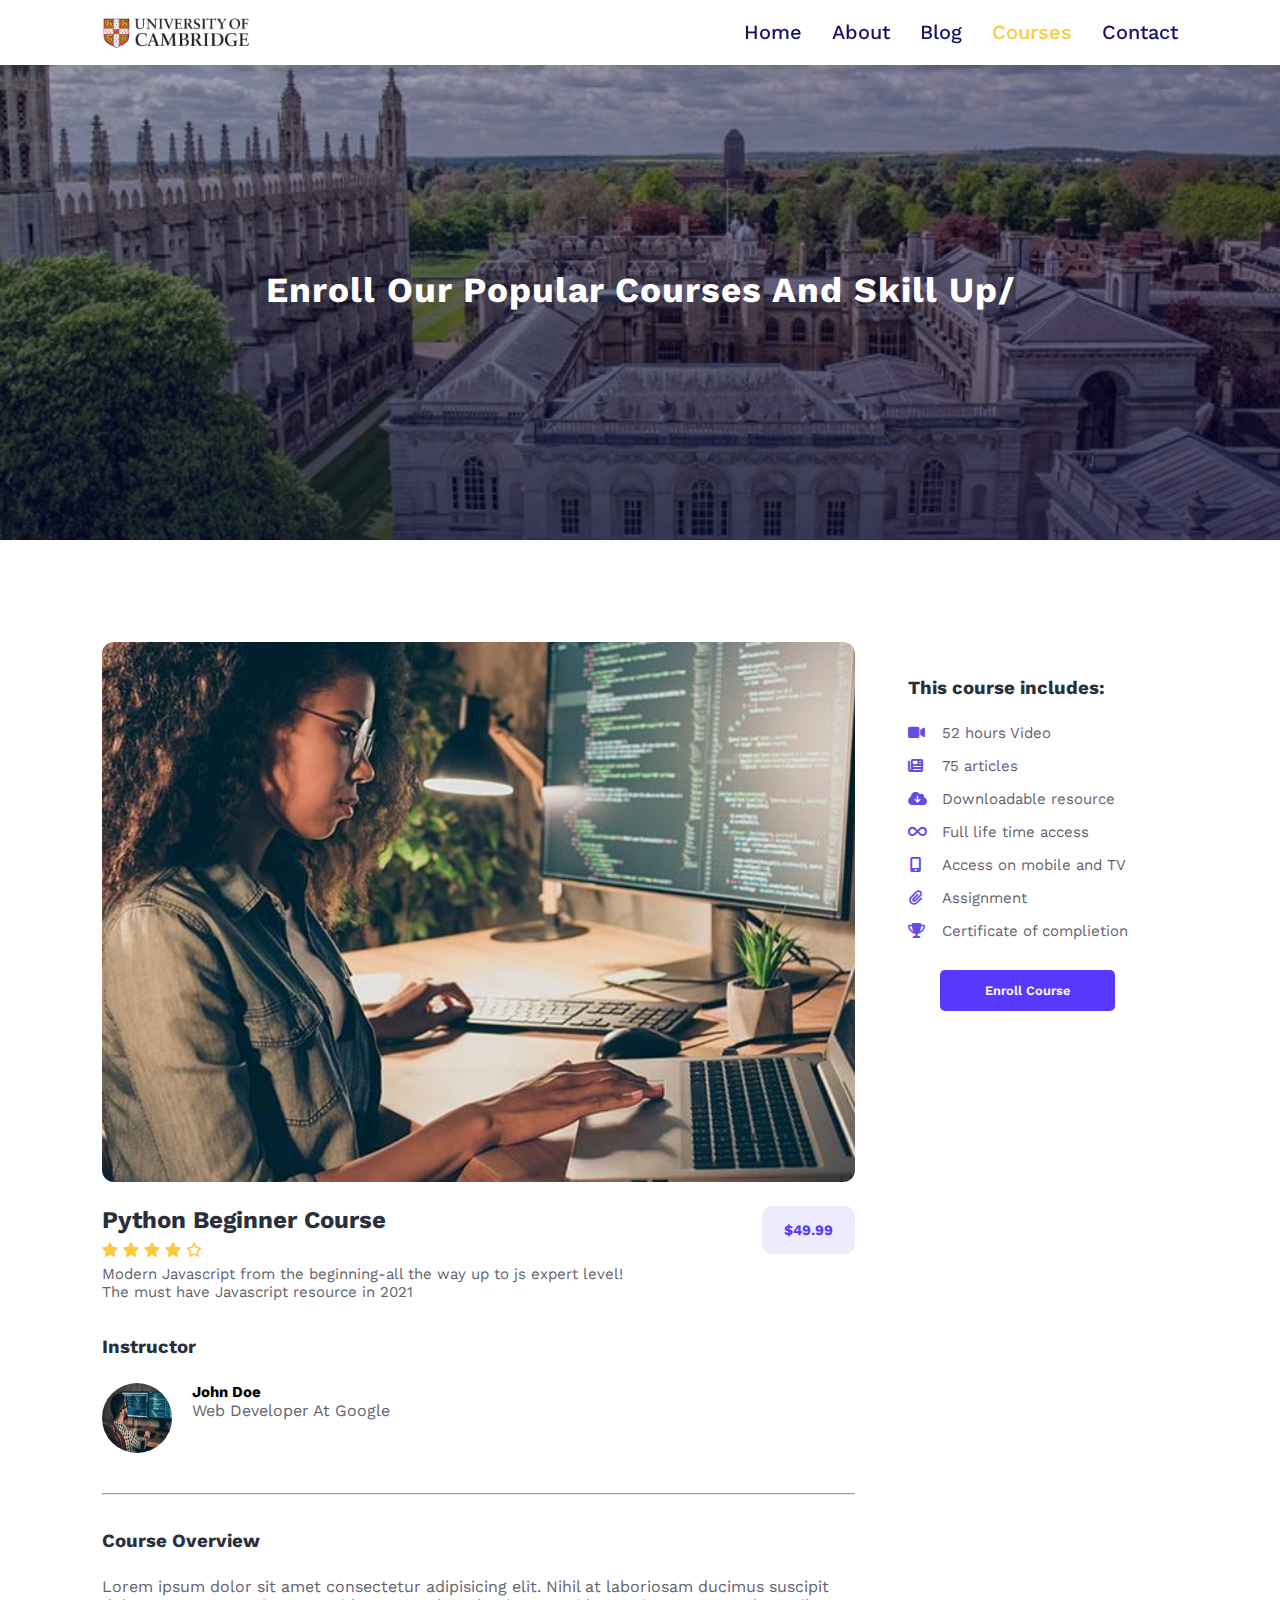
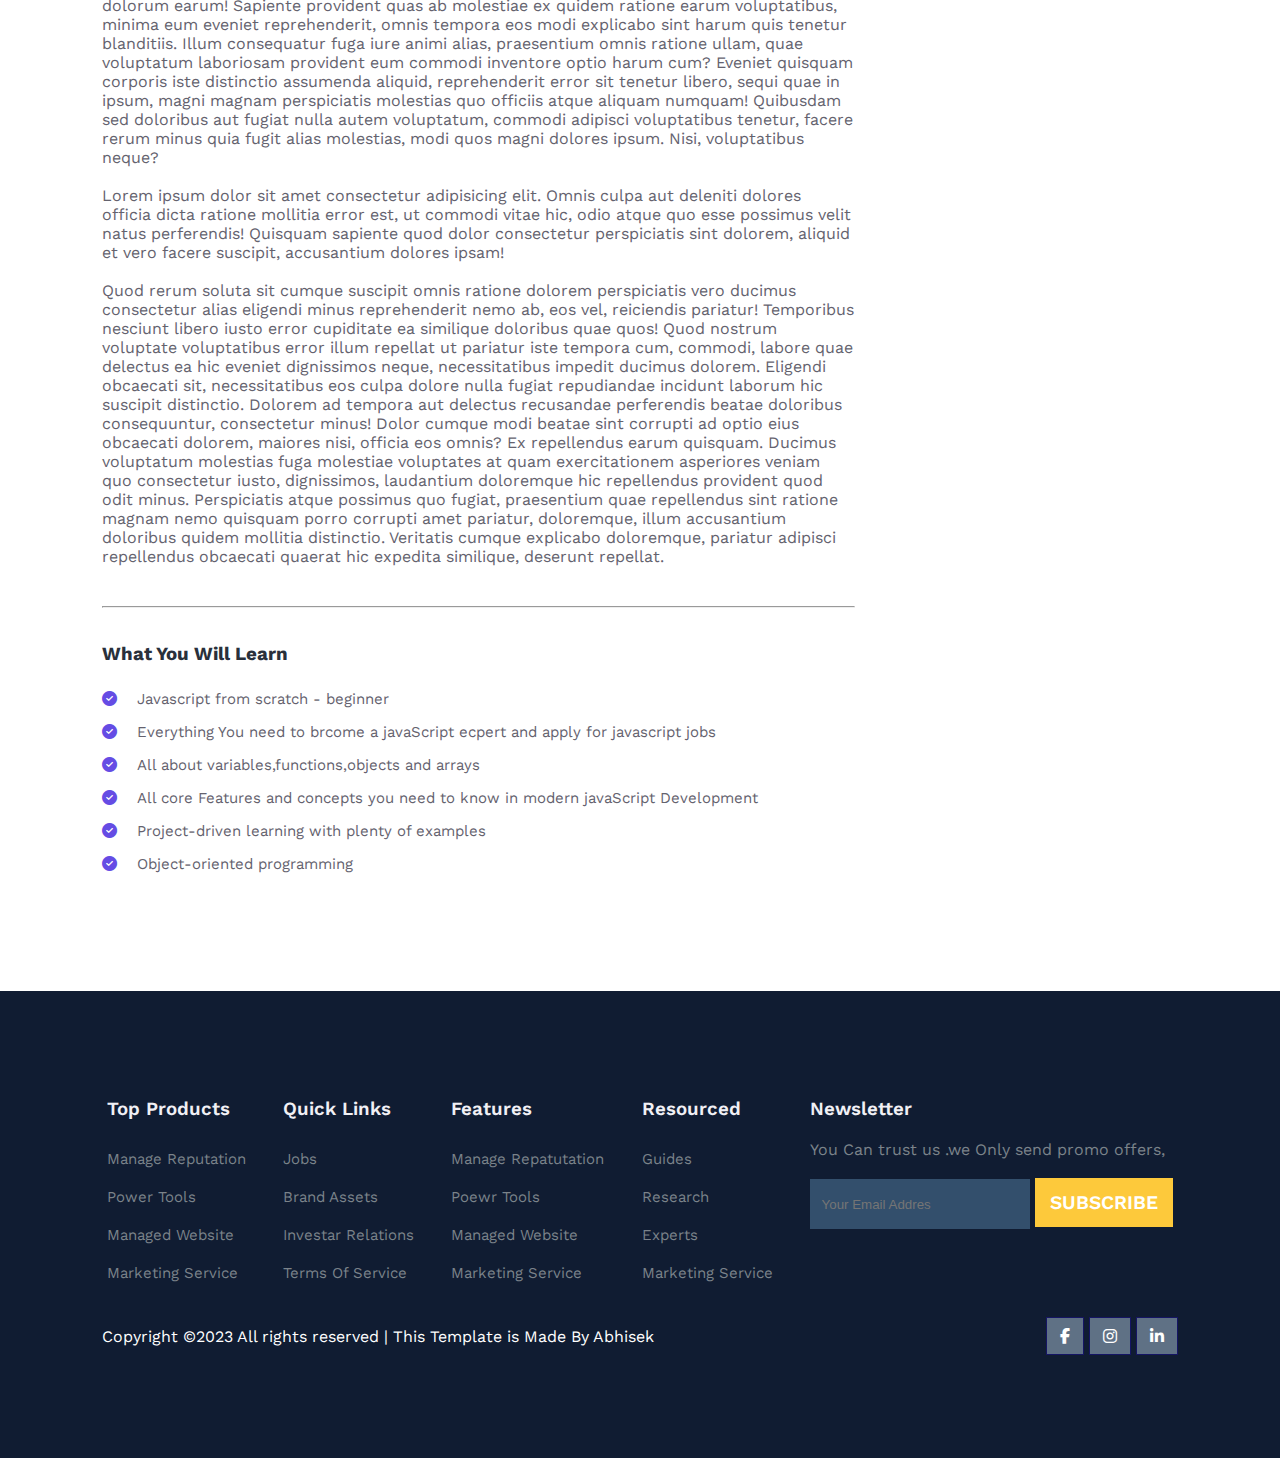
<file: 6.School Website/course-inner.html>
<!DOCTYPE html>
<html lang="en">

<head>
    <meta charset="UTF-8">
    <meta http-equiv="X-UA-Compatible" content="IE=edge">
    <meta name="viewport" content="width=device-width, initial-scale=1.0">
    <title>School Website</title>
    <link rel="stylesheet" href="https://cdnjs.cloudflare.com/ajax/libs/font-awesome/6.3.0/css/all.min.css" />
    <link rel="stylesheet" href="style.css">
    <script src="https://code.jquery.com/jquery-3.6.4.min.js"
        integrity="sha256-oP6HI9z1XaZNBrJURtCoUT5SUnxFr8s3BzRl+cbzUq8=" crossorigin="anonymous"></script>
</head>

<body>
    <!-- Navigation -->
    <nav>
        <img src="logo.jpg" alt="">
        <div class="navigation">
            <ul>
                <i id="menu-close" class="fa-solid fa-xmark"></i>
                <li><a href="index.html">Home</a></li>
                <li><a href="about.html">About</a></li>
                <li><a href="blog.html">Blog</a></li>
                <li><a class="active" href="course.html">Courses</a></li>
                <li><a href="contact.html">Contact</a></li>
            </ul>
            <img id="menu-btn" src="hamburger menu.jpeg" alt="">
        </div>
    </nav>

    <!-- Home-->
    <section id="about-home">
        <h2>Enroll Our Popular Courses And Skill Up/</h2>
    </section>

    <section id="course-inner">
        <div class="overview">
            <img class="course-image" src="b6.jpg" alt="">
            <div class="course-head">
                <div class="c-name">
                    <h2>Python Beginner Course</h2>
                    <div class="star">
                        <i class="fas fa-star"></i>
                        <i class="fas fa-star"></i>
                        <i class="fas fa-star"></i>
                        <i class="fas fa-star"></i>
                        <i class="far fa-star"></i>
                    </div>
                    <p>Modern Javascript from the beginning-all the way up to js expert level! The must have Javascript
                        resource in 2021</p>
                </div>
                <span>$49.99</span>
            </div>
            <h3>Instructor</h3>
            <div class="tutor">
                <img src="b5.jfif" alt="">
                <div class="tutor-det">
                    <h5>John Doe</h5>
                    <p>Web Developer At Google</p>
                </div>
            </div>
            <hr>
            <h3>Course Overview</h3>
            <p>Lorem ipsum dolor sit amet consectetur adipisicing elit. Nihil at laboriosam ducimus suscipit dolorum
                earum! Sapiente provident quas ab molestiae ex quidem ratione earum voluptatibus, minima eum eveniet
                reprehenderit, omnis tempora eos modi explicabo sint harum quis tenetur blanditiis. Illum consequatur
                fuga iure animi alias, praesentium omnis ratione ullam, quae voluptatum laboriosam provident eum commodi
                inventore optio harum cum? Eveniet quisquam corporis iste distinctio assumenda aliquid, reprehenderit
                error sit tenetur libero, sequi quae in ipsum, magni magnam perspiciatis molestias quo officiis atque
                aliquam numquam! Quibusdam sed doloribus aut fugiat nulla autem voluptatum, commodi adipisci
                voluptatibus tenetur, facere rerum minus quia fugit alias molestias, modi quos magni dolores ipsum.
                Nisi, voluptatibus neque? <br><br>
                Lorem ipsum dolor sit amet consectetur adipisicing elit. Omnis culpa aut deleniti dolores officia dicta
                ratione mollitia error est, ut commodi vitae hic, odio atque quo esse possimus velit natus perferendis!
                Quisquam sapiente quod dolor consectetur perspiciatis sint dolorem, aliquid et vero facere suscipit,
                accusantium dolores ipsam! <br><br> Quod rerum soluta sit cumque suscipit omnis ratione dolorem perspiciatis vero
                ducimus consectetur alias eligendi minus reprehenderit nemo ab, eos vel, reiciendis pariatur! Temporibus
                nesciunt libero iusto error cupiditate ea similique doloribus quae quos! Quod nostrum voluptate
                voluptatibus error illum repellat ut pariatur iste tempora cum, commodi, labore quae delectus ea hic
                eveniet dignissimos neque, necessitatibus impedit ducimus dolorem. Eligendi obcaecati sit,
                necessitatibus eos culpa dolore nulla fugiat repudiandae incidunt laborum hic suscipit distinctio.
                Dolorem ad tempora aut delectus recusandae perferendis beatae doloribus consequuntur, consectetur minus!
                Dolor cumque modi beatae sint corrupti ad optio eius obcaecati dolorem, maiores nisi, officia eos omnis?
                Ex repellendus earum quisquam. Ducimus voluptatum molestias fuga molestiae voluptates at quam
                exercitationem asperiores veniam quo consectetur iusto, dignissimos, laudantium doloremque hic
                repellendus provident quod odit minus. Perspiciatis atque possimus quo fugiat, praesentium quae
                repellendus sint ratione magnam nemo quisquam porro corrupti amet pariatur, doloremque, illum
                accusantium doloribus quidem mollitia distinctio. Veritatis cumque explicabo doloremque, pariatur
                adipisci repellendus obcaecati quaerat hic expedita similique, deserunt repellat.</p>
                <hr>
                <h3>What You Will Learn</h3>
                <div class="learn">
                    <p> <i class="far fa-check-circle"></i>Javascript from scratch - beginner</p>
                    <p> <i class="far fa-check-circle"></i>Everything You need to brcome a javaScript ecpert and apply for javascript jobs</p>
                    <p> <i class="far fa-check-circle"></i>All about variables,functions,objects and arrays</p>
                    <p> <i class="far fa-check-circle"></i>All core Features and concepts you need to know in modern javaScript Development</p>
                    <p> <i class="far fa-check-circle"></i>Project-driven learning with plenty of examples</p>
                    <p> <i class="far fa-check-circle"></i>Object-oriented programming</p>
                </div>
        </div>

        <div class="enroll">
            <h3>This course includes:</h3>
            <p> <i class="fas fa-video"></i>52 hours Video</p>
            <p> <i class="fas fa-newspaper"></i>75 articles</p>
            <p> <i class="fa fa-cloud-download"></i>Downloadable resource</p>
            <p> <i class="fas fa-infinity"></i>Full life time access</p>
            <p> <i class="fas fa-mobile-alt"></i>Access on mobile and TV</p>
            <p> <i class="fa fa-paperclip"></i>Assignment</p>
            <p> <i class="fa-solid fa-trophy"></i>Certificate of complietion</p>
            <div class="enroll-btn">
                <a class="blue" href="#">Enroll Course</a>
            </div>
        </div>
    </section>


    <footer>
        <div class="footer-col">
            <h3>Top Products</h3>
            <li>Manage Reputation</li>
            <li>Power Tools</li>
            <li>Managed Website</li>
            <li>Marketing Service</li>
        </div>
        <div class="footer-col">
            <h3>Quick Links</h3>
            <li>Jobs</li>
            <li>Brand Assets</li>
            <li>Investar Relations</li>
            <li>Terms Of Service</li>
        </div>
        <div class="footer-col">
            <h3>Features</h3>
            <li>Manage Repatutation</li>
            <li>Poewr Tools</li>
            <li>Managed Website</li>
            <li>Marketing Service</li>
        </div>
        <div class="footer-col">
            <h3>Resourced</h3>
            <li>Guides</li>
            <li>Research</li>
            <li>Experts</li>
            <li>Marketing Service</li>
        </div>
        <div class="footer-col">
            <h3>Newsletter</h3>
            <p>You Can trust us .we Only send promo offers,</p>
            <div class="subscribe">
                <input type="text" placeholder="Your Email Addres">
                <a href="#" class="yellow">SUBSCRIBE</a>
            </div>
        </div>
        <div class="copyright">
            <p>Copyright &#169;2023 All rights reserved | This Template is Made By Abhisek</p>
            <div class="pro-links">
                <i class="fab fa-facebook-f"></i>
                <i class="fab fa-instagram"></i>
                <i class="fab fa-linkedin-in"></i>
            </div>
        </div>
    </footer>
    <script>
        $('#menu-btn').click(function () {
            $('nav .navigation ul').addClass('active')
        });
        $('#menu-close').click(function () {
            $('nav .navigation ul').removeClass('active')
        });
    </script>
</body>

</html>
</file>
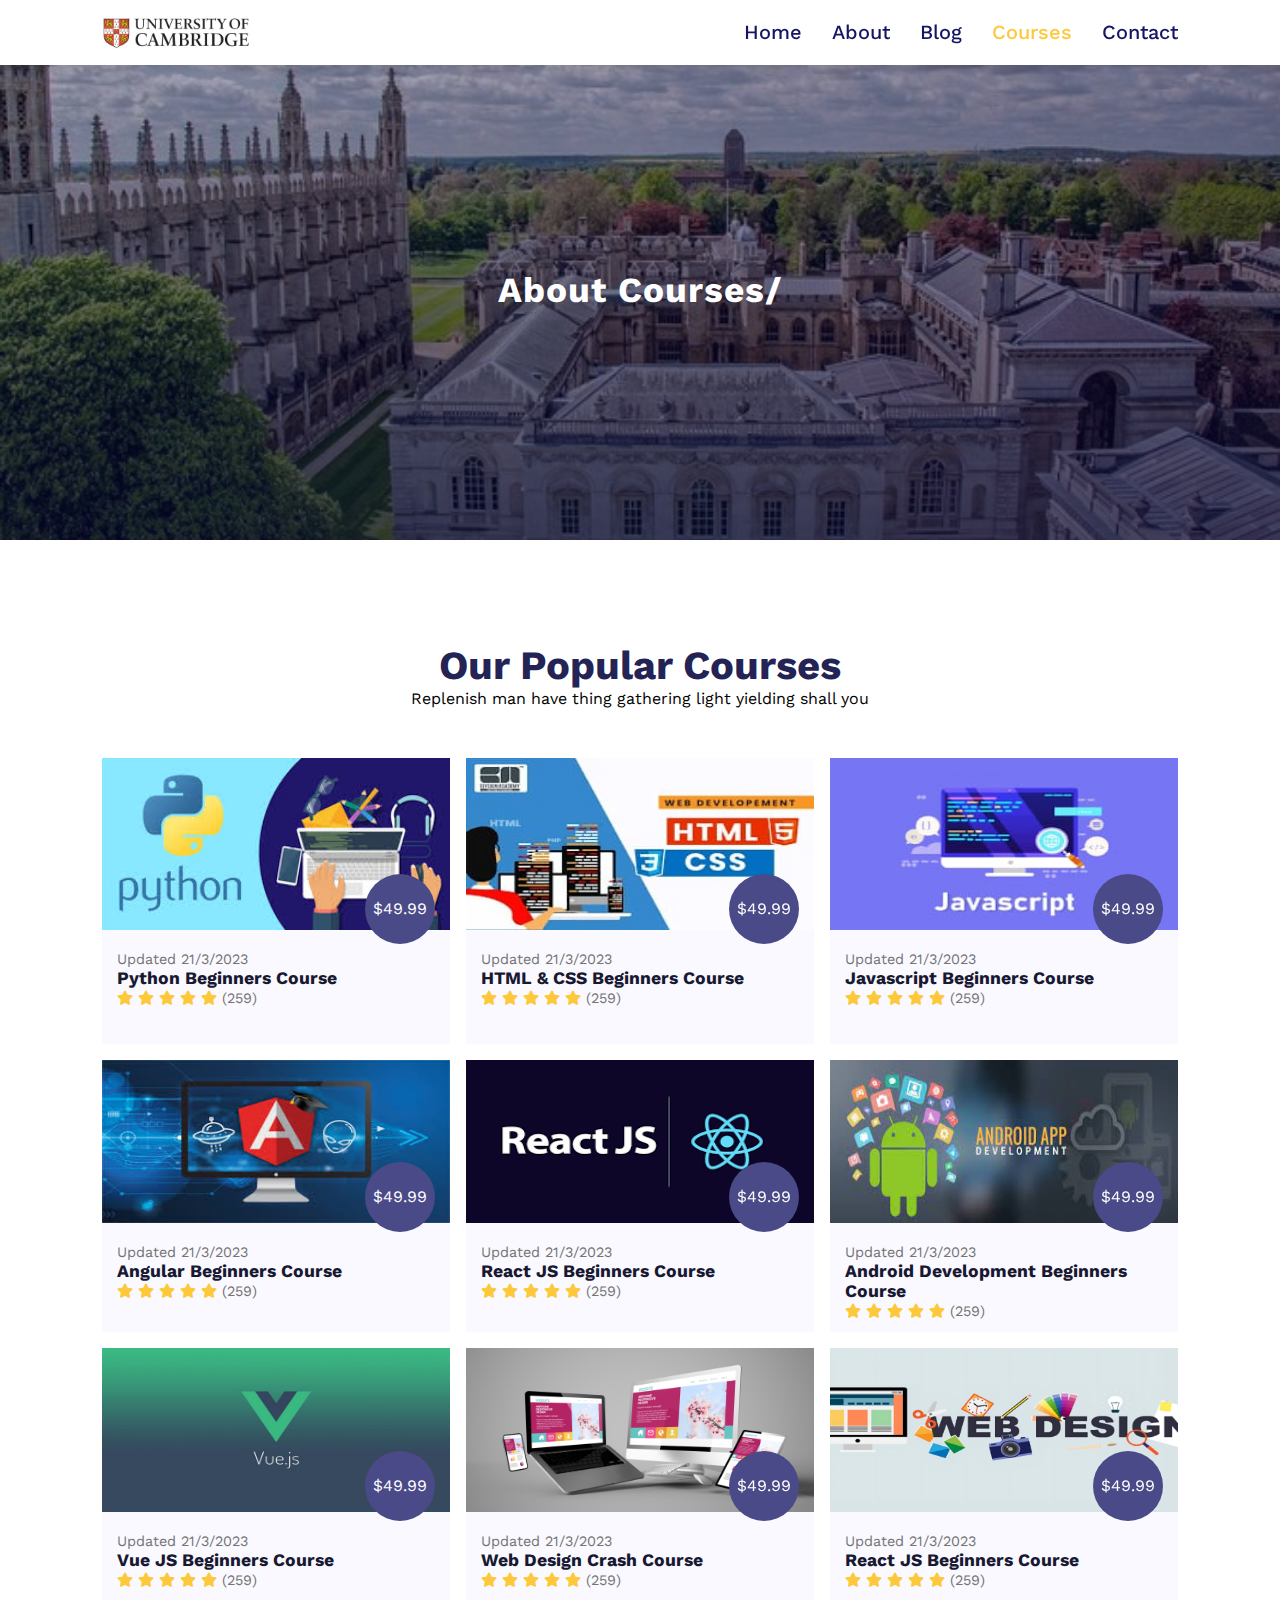
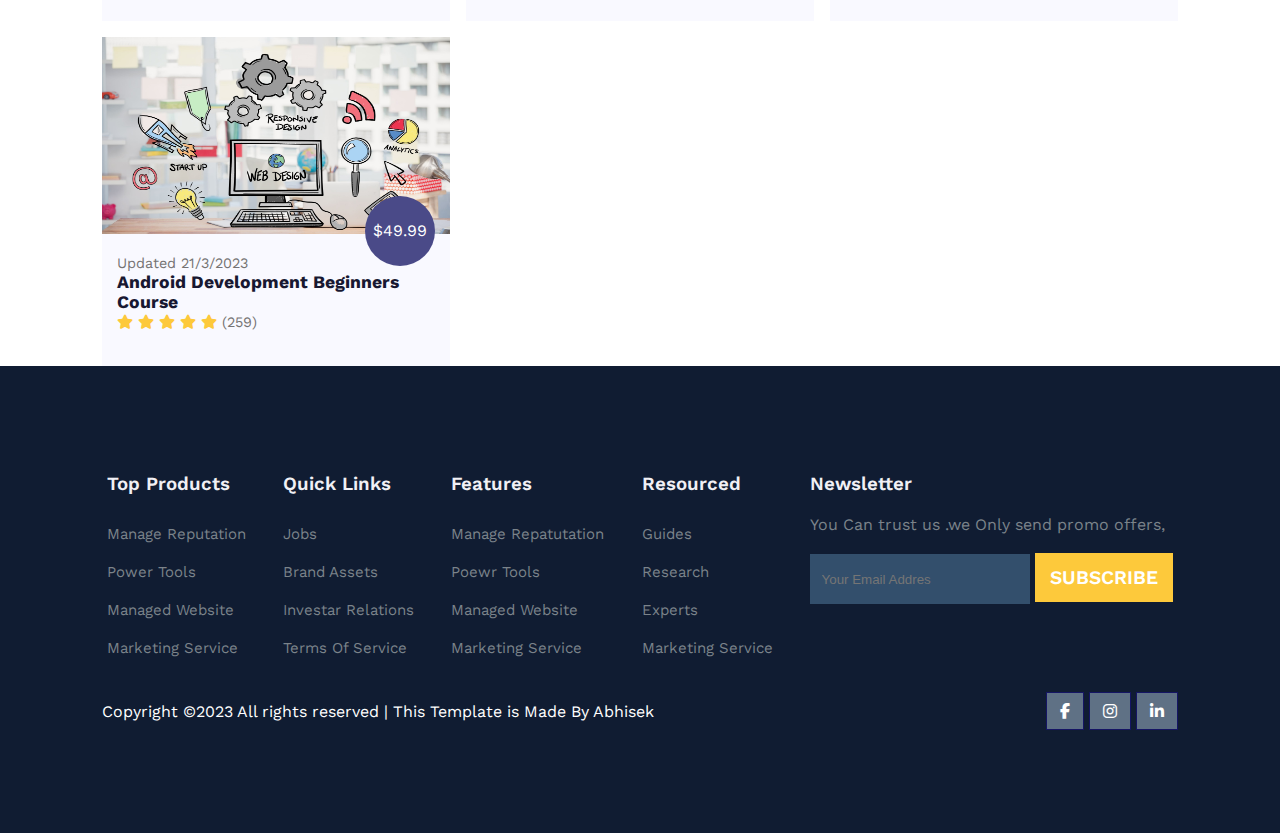
<file: 6.School Website/course.html>
<!DOCTYPE html>
<html lang="en">

<head>
    <meta charset="UTF-8">
    <meta http-equiv="X-UA-Compatible" content="IE=edge">
    <meta name="viewport" content="width=device-width, initial-scale=1.0">
    <title>School Website</title>
    <link rel="stylesheet" href="https://cdnjs.cloudflare.com/ajax/libs/font-awesome/6.3.0/css/all.min.css" />
    <link rel="stylesheet" href="style.css">
    <script src="https://code.jquery.com/jquery-3.6.4.min.js"
        integrity="sha256-oP6HI9z1XaZNBrJURtCoUT5SUnxFr8s3BzRl+cbzUq8=" crossorigin="anonymous"></script>
</head>

<body>
    <!-- Navigation -->
    <nav>
        <img src="logo.jpg" alt="">
        <div class="navigation">
            <ul>
                <i id="menu-close" class="fa-solid fa-xmark"></i>
                <li><a href="index.html">Home</a></li>
                <li><a href="about.html">About</a></li>
                <li><a href="blog.html">Blog</a></li>
                <li><a class="active"href="course.html">Courses</a></li>
                <li><a href="contact.html">Contact</a></li>
            </ul>
            <img id="menu-btn" src="hamburger menu.jpeg" alt="">
        </div>
    </nav>

    <!-- Home-->
    <section id="about-home">
        <h2>About Courses/</h2>
    </section>

    <!-- Courses -->
    <section id="course">
        <h1> Our Popular Courses</h1>
        <p>Replenish man have thing gathering light yielding shall you</p>
        <div class="course-box">

            <div onclick="window.location.href='course-inner.html';" class="courses">
                <img src="python.jpeg" alt="">
                <div class="details">
                    <span>Updated 21/3/2023</span>
                    <h6>Python Beginners Course</h6>
                    <div class="star">
                        <i class="fas fa-star"></i>
                        <i class="fas fa-star"></i>
                        <i class="fas fa-star"></i>
                        <i class="fas fa-star"></i>
                        <i class="fas fa-star"></i>
                        <span>(259)</span>
                    </div>
                </div>
                <div class="cost">
                    $49.99
                </div>
            </div>
            <div class="courses">
                <img src="HTML CSS.jpeg" alt="">
                <div class="details">
                    <span>Updated 21/3/2023</span>
                    <h6>HTML & CSS Beginners Course</h6>
                    <div class="star">
                        <i class="fas fa-star"></i>
                        <i class="fas fa-star"></i>
                        <i class="fas fa-star"></i>
                        <i class="fas fa-star"></i>
                        <i class="fas fa-star"></i>
                        <span>(259)</span>
                    </div>
                </div>
                <div class="cost">
                    $49.99
                </div>
            </div>
            <div class="courses">
                <img src="Javascript.jpeg" alt="">
                <div class="details">
                    <span>Updated 21/3/2023</span>
                    <h6>Javascript Beginners Course</h6>
                    <div class="star">
                        <i class="fas fa-star"></i>
                        <i class="fas fa-star"></i>
                        <i class="fas fa-star"></i>
                        <i class="fas fa-star"></i>
                        <i class="fas fa-star"></i>
                        <span>(259)</span>
                    </div>
                </div>
                <div class="cost">
                    $49.99
                </div>
            </div>
            <div class="courses">
                <img src="angular.jpeg" alt="">
                <div class="details">
                    <span>Updated 21/3/2023</span>
                    <h6>Angular Beginners Course</h6>
                    <div class="star">
                        <i class="fas fa-star"></i>
                        <i class="fas fa-star"></i>
                        <i class="fas fa-star"></i>
                        <i class="fas fa-star"></i>
                        <i class="fas fa-star"></i>
                        <span>(259)</span>
                    </div>
                </div>
                <div class="cost">
                    $49.99
                </div>
            </div>
            <div class="courses">
                <img src="react.png" alt="">
                <div class="details">
                    <span>Updated 21/3/2023</span>
                    <h6>React JS Beginners Course</h6>
                    <div class="star">
                        <i class="fas fa-star"></i>
                        <i class="fas fa-star"></i>
                        <i class="fas fa-star"></i>
                        <i class="fas fa-star"></i>
                        <i class="fas fa-star"></i>
                        <span>(259)</span>
                    </div>
                </div>
                <div class="cost">
                    $49.99
                </div>
            </div>
            <div class="courses">
                <img src="android.jfif" alt="">
                <div class="details">
                    <span>Updated 21/3/2023</span>
                    <h6>Android Development Beginners Course</h6>
                    <div class="star">
                        <i class="fas fa-star"></i>
                        <i class="fas fa-star"></i>
                        <i class="fas fa-star"></i>
                        <i class="fas fa-star"></i>
                        <i class="fas fa-star"></i>
                        <span>(259)</span>
                    </div>
                </div>
                <div class="cost">
                    $49.99
                </div>
            </div>
            <div class="courses">
                <img src="Veu js.jpg" alt="">
                <div class="details">
                    <span>Updated 21/3/2023</span>
                    <h6>Vue JS  Beginners Course</h6>
                    <div class="star">
                        <i class="fas fa-star"></i>
                        <i class="fas fa-star"></i>
                        <i class="fas fa-star"></i>
                        <i class="fas fa-star"></i>
                        <i class="fas fa-star"></i>
                        <span>(259)</span>
                    </div>
                </div>
                <div class="cost">
                    $49.99
                </div>
            </div>
            <div class="courses">
                <img src="web design 1.jpg" alt="">
                <div class="details">
                    <span>Updated 21/3/2023</span>
                    <h6>Web Design Crash Course</h6>
                    <div class="star">
                        <i class="fas fa-star"></i>
                        <i class="fas fa-star"></i>
                        <i class="fas fa-star"></i>
                        <i class="fas fa-star"></i>
                        <i class="fas fa-star"></i>
                        <span>(259)</span>
                    </div>
                </div>
                <div class="cost">
                    $49.99
                </div>
            </div>
            <div class="courses">
                <img src="web design 2.jpg" alt="">
                <div class="details">
                    <span>Updated 21/3/2023</span>
                    <h6>React JS Beginners Course</h6>
                    <div class="star">
                        <i class="fas fa-star"></i>
                        <i class="fas fa-star"></i>
                        <i class="fas fa-star"></i>
                        <i class="fas fa-star"></i>
                        <i class="fas fa-star"></i>
                        <span>(259)</span>
                    </div>
                </div>
                <div class="cost">
                    $49.99
                </div>
            </div>
            <div class="courses">
                <img src="web design 3.jpg" alt="">
                <div class="details">
                    <span>Updated 21/3/2023</span>
                    <h6>Android Development Beginners Course</h6>
                    <div class="star">
                        <i class="fas fa-star"></i>
                        <i class="fas fa-star"></i>
                        <i class="fas fa-star"></i>
                        <i class="fas fa-star"></i>
                        <i class="fas fa-star"></i>
                        <span>(259)</span>
                    </div>
                </div>
                <div class="cost">
                    $49.99
                </div>
            </div>
        </div>
    </section>

    <footer>
        <div class="footer-col">
            <h3>Top Products</h3>
            <li>Manage Reputation</li>
            <li>Power Tools</li>
            <li>Managed Website</li>
            <li>Marketing Service</li>
        </div>
        <div class="footer-col">
            <h3>Quick Links</h3>
            <li>Jobs</li>
            <li>Brand Assets</li>
            <li>Investar Relations</li>
            <li>Terms Of Service</li>
        </div>
        <div class="footer-col">
            <h3>Features</h3>
            <li>Manage Repatutation</li>
            <li>Poewr Tools</li>
            <li>Managed Website</li>
            <li>Marketing Service</li>
        </div>
        <div class="footer-col">
            <h3>Resourced</h3>
            <li>Guides</li>
            <li>Research</li>
            <li>Experts</li>
            <li>Marketing Service</li>
        </div>
        <div class="footer-col">
            <h3>Newsletter</h3>
            <p>You Can trust us .we Only send promo offers,</p>
            <div class="subscribe">
                <input type="text" placeholder="Your Email Addres">
                <a href="#" class="yellow">SUBSCRIBE</a>
            </div>
        </div>
        <div class="copyright">
            <p>Copyright &#169;2023 All rights reserved | This Template is Made By Abhisek</p>
            <div class="pro-links">
                <i class="fab fa-facebook-f"></i>
                <i class="fab fa-instagram"></i>
                <i class="fab fa-linkedin-in"></i>
            </div>
        </div>
    </footer>
    <script>
        $('#menu-btn').click(function () {
            $('nav .navigation ul').addClass('active')
        });
        $('#menu-close').click(function () {
            $('nav .navigation ul').removeClass('active')
        });
    </script>
</body>

</html>
</file>
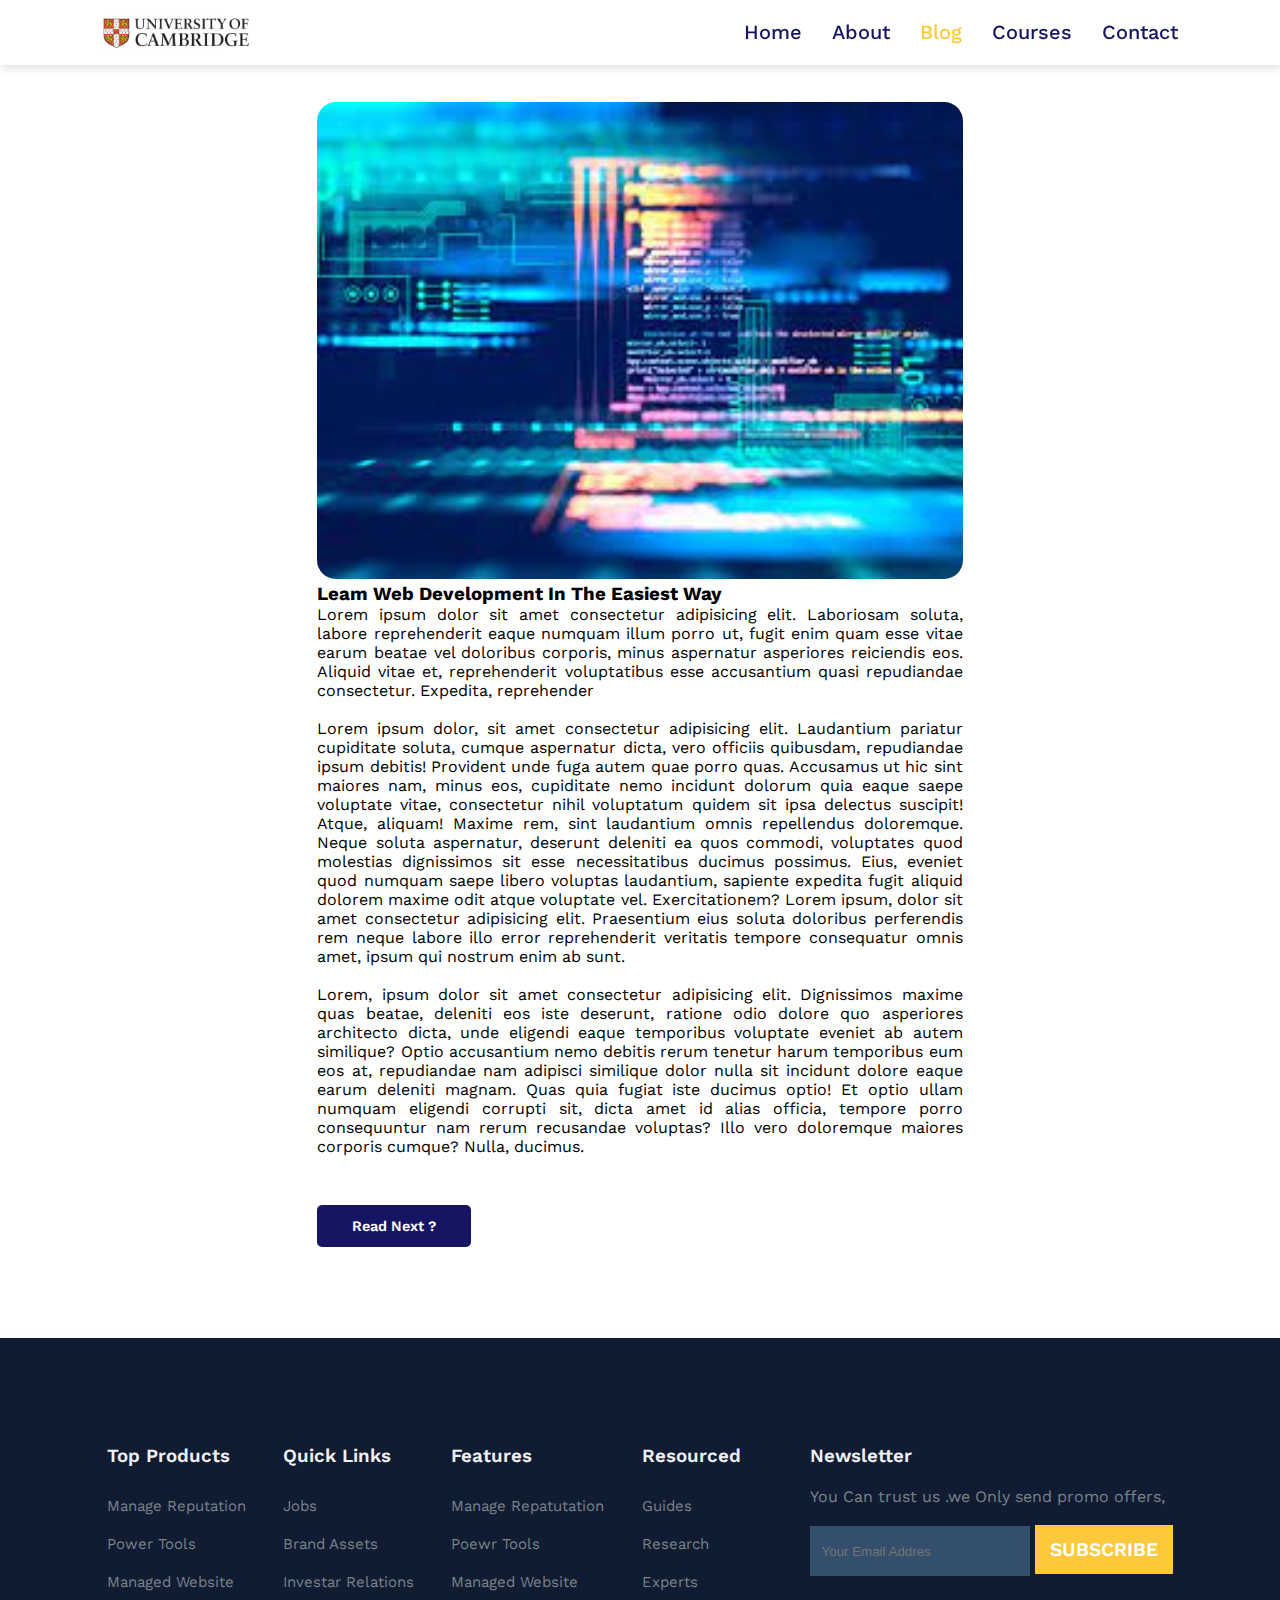
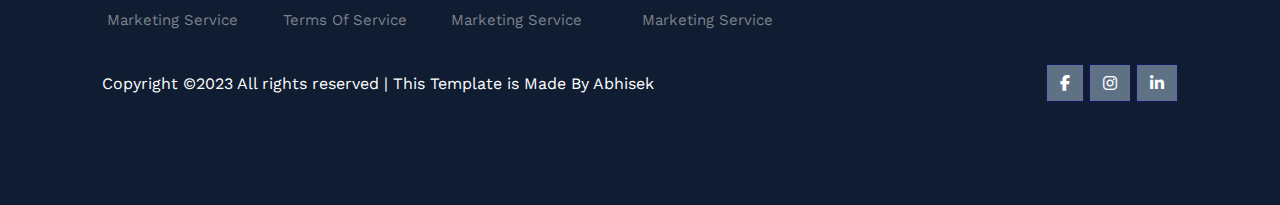
<file: 6.School Website/post.html>
<!DOCTYPE html>
<html lang="en">

<head>
    <meta charset="UTF-8">
    <meta http-equiv="X-UA-Compatible" content="IE=edge">
    <meta name="viewport" content="width=device-width, initial-scale=1.0">
    <title>School Website</title>
    <link rel="stylesheet" href="https://cdnjs.cloudflare.com/ajax/libs/font-awesome/6.3.0/css/all.min.css" />
    <link rel="stylesheet" href="style.css">
    <script src="https://code.jquery.com/jquery-3.6.4.min.js"
        integrity="sha256-oP6HI9z1XaZNBrJURtCoUT5SUnxFr8s3BzRl+cbzUq8=" crossorigin="anonymous"></script>
</head>

<body>
    <!-- Navigation -->
    <nav>
        <img src="logo.jpg" alt="">
        <div class="navigation">
            <ul>
                <i id="menu-close" class="fa-solid fa-xmark"></i>
                <li><a href="index.html">Home</a></li>
                <li><a href="about.html">About</a></li>
                <li><a class="active" href="blog.html">Blog</a></li>
                <li><a href="course.html">Courses</a></li>
                <li><a href="contact.html">Contact</a></li>
            </ul>
            <img id="menu-btn" src="hamburger menu.jpeg" alt="">
        </div>
    </nav>

    <!-- Home-->
    <section id="blog-container">
        <div class="blogs-blogpost">
            <div class="post">
                <img src="b3.jfif" alt="">
                <h3>Leam Web Development In The Easiest Way</h3>
                <p>Lorem ipsum dolor sit amet consectetur adipisicing elit. Laboriosam soluta, labore reprehenderit
                    eaque numquam illum porro ut, fugit enim quam esse vitae earum beatae vel doloribus corporis, minus
                    aspernatur asperiores reiciendis eos. Aliquid vitae et, reprehenderit voluptatibus esse accusantium
                    quasi repudiandae consectetur. Expedita, reprehender
                    <br><br>
                    Lorem ipsum dolor, sit amet consectetur adipisicing elit. Laudantium pariatur cupiditate soluta,
                    cumque aspernatur dicta, vero officiis quibusdam, repudiandae ipsum debitis! Provident unde fuga
                    autem quae porro quas. Accusamus ut hic sint maiores nam, minus eos, cupiditate nemo incidunt
                    dolorum quia eaque saepe voluptate vitae, consectetur nihil voluptatum quidem sit ipsa delectus
                    suscipit! Atque, aliquam! Maxime rem, sint laudantium omnis repellendus doloremque. Neque soluta
                    aspernatur, deserunt deleniti ea quos commodi, voluptates quod molestias dignissimos sit esse
                    necessitatibus ducimus possimus. Eius, eveniet quod numquam saepe libero voluptas laudantium,
                    sapiente expedita fugit aliquid dolorem maxime odit atque voluptate vel. Exercitationem?
                    Lorem ipsum, dolor sit amet consectetur adipisicing elit. Praesentium eius soluta doloribus
                    perferendis rem neque labore illo error reprehenderit veritatis tempore consequatur omnis amet,
                    ipsum qui nostrum enim ab sunt.
                    <br>
                    <br>
                    Lorem, ipsum dolor sit amet consectetur adipisicing elit. Dignissimos maxime quas beatae, deleniti
                    eos iste deserunt, ratione odio dolore quo asperiores architecto dicta, unde eligendi eaque
                    temporibus voluptate eveniet ab autem similique? Optio accusantium nemo debitis rerum tenetur harum
                    temporibus eum eos at, repudiandae nam adipisci similique dolor nulla sit incidunt dolore eaque
                    earum deleniti magnam. Quas quia fugiat iste ducimus optio! Et optio ullam numquam eligendi corrupti
                    sit, dicta amet id alias officia, tempore porro consequuntur nam rerum recusandae voluptas? Illo
                    vero doloremque maiores corporis cumque? Nulla, ducimus.
                </p>
                <a href="#">Read Next ?</a>
            </div>
        </div>
    </section>


    <footer>
        <div class="footer-col">
            <h3>Top Products</h3>
            <li>Manage Reputation</li>
            <li>Power Tools</li>
            <li>Managed Website</li>
            <li>Marketing Service</li>
        </div>
        <div class="footer-col">
            <h3>Quick Links</h3>
            <li>Jobs</li>
            <li>Brand Assets</li>
            <li>Investar Relations</li>
            <li>Terms Of Service</li>
        </div>
        <div class="footer-col">
            <h3>Features</h3>
            <li>Manage Repatutation</li>
            <li>Poewr Tools</li>
            <li>Managed Website</li>
            <li>Marketing Service</li>
        </div>
        <div class="footer-col">
            <h3>Resourced</h3>
            <li>Guides</li>
            <li>Research</li>
            <li>Experts</li>
            <li>Marketing Service</li>
        </div>
        <div class="footer-col">
            <h3>Newsletter</h3>
            <p>You Can trust us .we Only send promo offers,</p>
            <div class="subscribe">
                <input type="text" placeholder="Your Email Addres">
                <a href="#" class="yellow">SUBSCRIBE</a>
            </div>
        </div>
        <div class="copyright">
            <p>Copyright &#169;2023 All rights reserved | This Template is Made By Abhisek</p>
            <div class="pro-links">
                <i class="fab fa-facebook-f"></i>
                <i class="fab fa-instagram"></i>
                <i class="fab fa-linkedin-in"></i>
            </div>
        </div>
    </footer>
    <script>
        $('#menu-btn').click(function () {
            $('nav .navigation ul').addClass('active')
        });
        $('#menu-close').click(function () {
            $('nav .navigation ul').removeClass('active')
        });
    </script>
</body>

</html>
</file>
<file: 4.Quiz App (Thapa Technical)/style.css>
*{
    margin: 0;
    padding: 0;
    box-sizing: border-box;
    font-weight: 300;
}
html{
    font-size:62.5%;
}
.main-div{
    width: 100vw;
    min-width: 100vh;
    display: grid;
    place-items: center;
    background-color: hsl(206,92%, 94%);
}
.inner-div{
    width: 40vw;
    background-color: #fff;
    padding: 3rem 8rem;
    border-radius: 1rem;
    box-shadow: 0 1rem 1rem -0.7rem rgba(0,0, 0, 0.4);
}

.inner-div h2{
    font-size: 3.5rem;
    font-weight: 400;
    margin: 1rem 0 4rem 0;
}
.inner-div li{
    font-size: 2rem;
    margin-top: 1.5rem;
    list-style: none;
}
input{
    cursor: pointer;
}
#submit, .btn{
    padding: 1rem 3rem;
    outline: none;
    font-size: 2rem;
    font-weight: 400;
    display: block;
    margin: auto;
    border: none;
    text-transform: uppercase;
    color: #fff;
    background-color: #74b9ff;
    margin-top: 4rem;
}
#submit:hover{
    background-color: #0984e3;
}
#showScore{
    background-color: #dfe6e9;
    margin-top: 3rem;
    padding: 3rem 4rem;
    box-shadow: 0 1rem 1rem -0.7rem rgba(0,0, 0, 0.4);

}
#showScore h3{
    font-size: 3rem;
    text-align: center;
}
#showScore .btn{
    margin-top:2rem;
    background-color: #55efc4;
    color: #2d3436;
    
}
#showScore .btn:hover{
    background-color: #00b894;
    color: #fff;

}
.scoreArea{
    display: none;
}
</file>
<file: 5.Real-Time Character Counter (Thapa Technical)/style.css>
@import url('https://fonts.googleapis.com/css2?family=Work+Sans&display=swap');

* {
    margin: 0;
    padding: 0;
    box-sizing: border-box;
    font-family: 'Work Sans', sans-serif;
}

html {
    color: rgb(96, 101, 123);
}

body {
    display: flex;
    justify-content: center;
    align-items: center;
    background-color: rgb(255, 255, 255);

}

.container {
    padding: 30px;
    margin-top: 80px;
}

h2 {
    color: rgb(43, 45, 56);
    text-align: center;
    font-size: 48px;
    letter-spacing: -0.2px;
    font-family: "Merriweather", serif;
}

p {
    /* max-width: 670px; */
    text-align: center;
    margin-top: 24px;
    margin-bottom: 100px;

}

textarea {
    width: 100%;
    height: 316px;
    padding: 18px;
    position: relative;
    resize: none;
    box-shadow: 0 12px 48px 0px rgb(109, 117, 141);
    border: 0.5px solid rgba(231, 233, 245);
    border-radius: 16px;
    background-color: #fff;
}
textarea:focus{
    border: 0.3px solid rgb(43, 45, 56,0.3);
    outline: none;
}
p,textarea{
    font-size: 18px;
    letter-spacing: 1px;
    word-spacing: 2px;
    line-height: 1.6px;
}

button{
    background-color: rgb(17, 166, 131);
    color: #fff;
    border-radius: 6px;
    padding: 16px 32px;
    border: none;
    font-size: 18px;
    letter-spacing: 1px;
    margin: auto;
    display: flex;
    position: relative;
    margin-top: -70px;
    cursor: pointer;
}
button:focus,button:hover{
    background-color: rgb(42, 201, 164);
    box-shadow: 0 5px 0 rgba(0, 0, 0, 0.1);
}
.counter-container{
    display: flex;
    justify-content: space-between;
    margin-top: 35px;
    padding: 0 10px 0 10px;
}
</file>
<file: 6.School Website/style.css>
@import url('https://fonts.googleapis.com/css2?family=Poppins:wght@300&family=Work+Sans&display=swap');

* {
    margin: 0;
    padding: 0;
    box-sizing: border-box;
}

body {
    font-family: 'Poppins', sans-serif;
    font-family: 'Work Sans', sans-serif;
}

h1 {
    font-size: 2.5rem;
    font-weight: 700;
    color: rgb(35, 35, 85);
}

span {
    font-size: 0.9rem;
    color: #757373;
}

h6 {
    font-size: 1.1rem;
    color: rgb(24, 24, 49);
}

/* Navigation */
nav {
    position: fixed;
    width: 100%;
    background-color: #fff;
    display: flex;
    flex-direction: row;
    align-items: center;
    justify-content: space-between;
    padding: 1vw 8vw;
    box-shadow: 2px 2px 10px rgba(0, 0, 0, 0.15);
}

nav img {
    width: 150px;
    cursor: pointer;
}

nav .navigation {
    display: flex;
}

#menu-btn {
    width: 30px;
    height: 30px;
    display: none;
}

#menu-close {
    display: none;
}

nav .navigation ul {
    display: flex;
    justify-content: flex-end;
    align-items: center;

}

nav .navigation ul li {
    list-style: none;
    margin-left: 30px;
}

nav .navigation ul li a {
    text-decoration: none;
    color: rgb(21, 21, 100);
    font-size: 20px;
    font-weight: 500;
    transition: 0.3s ease;
}

nav .navigation ul li a.active,
nav .navigation ul li a:hover {
    color: #FDC93B;
}

/* Home  */
#home {
    background-image: linear-gradient(rgba(9, 5, 54, 0.3), rgba(5, 4, 46, 0.7)), url("background.jpg");
    width: 100%;
    height: 100vh;
    background-size: cover;
    background-position: center;
    display: flex;
    flex-direction: column;
    justify-content: center;
    align-items: center;
    text-align: center;
    padding-top: 40px;

}

#home h2 {
    color: #fff;
    font-size: 2.9rem;
    letter-spacing: 1px;
}

#home p {
    width: 50%;
    color: #fff;
    font-size: 1.5rem;
    line-height: 25px;
}

#home .btn {
    margin-top: 30px;
}

#home a {
    text-decoration: none;
    font-size: 1.2rem;
    padding: 13px 25px;
    background-color: #fff;
    font-weight: 600;
    border-radius: 5px;
}

#home a.blue {
    color: #fff;
    background: rgb(21, 21, 100);
    transition: 0.3s ease;
}

#home a.blue:hover {
    color: rgb(21, 21, 100);
    background: #fff;
}

#home a.yellow {
    color: #fff;
    background: #FDC93B;
    transition: 0.3s ease;
}

#home a.yellow:hover {
    color: rgb(21, 21, 100);
    background: #fff;
}

/* features */
#features {
    padding: 5vw 8vw 0 8vw;
    text-align: center;
}

#features .fea-base {
    display: grid;
    grid-template-columns: repeat(auto-fit, minmax(320px, 1fr));
    grid-gap: 1rem;
    margin-top: 50px;
}

#features .fea-box {
    background: #F9F9FF;
    text-align: start;
}

#features .fea-box i {
    font-size: 2.3rem;
    color: rgb(44, 44, 80);
}

#features .fea-box h3 {
    font-size: 1.2rem;
    font-weight: 600;
    color: rgb(46, 46, 59);
    padding: 13px 0 7px 0;
}

#features .fea-box p {
    font-size: 1rem;
    font-weight: 400;
    color: rgb(70, 70, 87);
}

/* course */
#course {
    padding: 8vw 8vw 0 8vw;
    text-align: center;
}

#course .course-box {
    background-size: cover;
    background-position: center;
    display: grid;
    grid-template-columns: repeat(auto-fit, minmax(320px, 1fr));
    grid-gap: 1rem;
    margin-top: 50px;
}

#course .courses {
    text-align: start;
    background: #F9F9FF;
    height: 100%;
    position: relative;
}

#course .courses img {
    width: 100%;
    height: 60%;
    background-size: cover;
    background-position: center;
}

#course .courses .details {
    padding: 15px 15px 0 15px;
    cursor: pointer;
}

#course .courses .details i {
    color: #FDC93B;
    font-size: 0.9rem;
}

#course .courses .cost {
    background-color: rgb(74, 74, 136);
    color: #fff;
    line-height: 70px;
    width: 70px;
    height: 70px;
    text-align: center;
    border-radius: 50%;
    /* Error */
    position: absolute;
    right: 15px;
    bottom: 100px;
}

#registration {
    padding: 6vw 8vw 6vw 8vw;
    background-image: linear-gradient(rgba(99, 112, 168, 0.5), rgba(81, 91, 233, 0.5)), url("signup.jpg");
    width: 100%;
    height: 100%;
    background-size: cover;
    background-position: center;
    display: flex;
    justify-content: space-between;
    align-items: center;
}

#registration .reminder {
    color: #fff;
}

#registration .reminder h1 {
    color: #fff;
}

#registration .reminder .time {
    display: flex;
    margin-top: 40px;

}

#registration .reminder .time .date {
    text-align: center;
    padding: 13px 33px;
    background-color: rgba(255, 255, 255, 0.25);
    backdrop-filter: blur(4px);
    box-shadow: 0 8px 32px 0 rgba(31, 38, 135, 0.37);
    border-radius: 10px;
    margin: 0 5px 10px 5px;
    border: 1px solid rgba(255, 255, 255, 0.18);
    font-size: 1.1rem;
    font-weight: 600;
}

#registration .form {
    background: #fff;
    border-radius: 8px;
    display: flex;
    flex-direction: column;
    padding: 40px;
    box-shadow: 0 8px 32px 0 rgba(31, 38, 135, 0.37);
}

#registration .form input {
    margin: 15px 0;
    padding: 15px 10px;
    border: 1px solid rgb(84, 40, 241);
    outline: none;
}

#registration .form input::placeholder {
    color: #413c3c;
    font-weight: 500;
    font-size: 0.9rem;
}

#registration .form .btn {
    margin-top: 20px;
}

#registration .form a.yellow {
    text-decoration: none;
    font-size: 1.2rem;
    padding: 13px 25px;
    background-color: #fff;
    font-weight: 600;
    border-radius: 5px;
    color: #fff;
    background: #FDC93B;
    transition: 0.3s ease;
}

#registration .form a.yellow:hover {
    color: rgb(21, 21, 100);
    background: #fff;
}

/* Experts */
#experts .profile img {
    width: 270px;
    height: 270px;
    border-radius: 50%;
    background-size: cover;
}

#experts {
    padding: 8vw 8vw 0 8vw;
    text-align: center;
}

#experts .expert-box {
    display: grid;
    grid-template-columns: repeat(auto-fit, minmax(250px, 1fr));
    grid-gap: 1rem;
    margin-top: 50px;
}

#experts .expert-box .profile {
    background: #fafaf1;
    padding: 30px 10px;
}

.pro-links {
    margin-top: 10px;
}

.pro-links i {
    padding: 10px 13px;
    border: 1px solid rgb(21, 21, 100);
    transition: 0.3s ease;
}

.pro-links i:hover {
    background: rgb(21, 21, 100);
    color: #fff;
    border: 1px solid rgb(21, 21, 100);
    cursor: pointer;
}

/* footer */
footer {
    padding: 8vw;
    background-color: #101C32;
    display: flex;
    justify-content: space-between;
    align-items: flex-start;
    flex-wrap: wrap;
}

footer .footer-col {
    padding: 5px;
}

footer h3 {
    color: rgb(241, 240, 245);
    font-weight: 600;
    padding-bottom: 20px;
}

footer li {
    list-style: none;
    color: #7b838a;
    padding: 10px 0;
    font-size: 15px;
    cursor: pointer;
}

footer li:hover {
    color: rgb(241, 240, 245);
    transition: 0.3s ease;
}

footer p {
    color: #7b838a;
}

footer .subscribe {
    margin-top: 20px;
}

footer input {
    width: 220px;
    height: 50px;
    padding: 15px 12px;
    background: #334F6C;
    border: none;
    outline: none;
    color: #fff;
}

footer .subscribe a {
    text-decoration: none;
    font-size: 1.2rem;
    padding: 13px 15px;
    background-color: #fff;
    font-weight: 600;
}

footer .subscribe a.yellow {
    color: #fff;
    background: #FDC93B;
    transition: 0.3s ease;
}

footer .subscribe a.yellow:hover {
    color: rgb(21, 21, 100);
    background: #fff;
}

footer .copyright {
    margin-top: 20px;
    display: flex;
    justify-content: space-between;
    align-items: center;
    width: 100%;
    flex-wrap: wrap;
}

footer .copyright p {
    color: #fff;
}

footer .copyright .pro-links {
    margin-top: 0px;
}

footer .copyright .pro-links i {
    background-color: #5f7185;
    color: #fff;
}

footer .copyright .pro-links i:hover {
    background-color: #FDC93B;
    color: #2c2c2c;
}

/* About Home */
#about-home {
    background-image: linear-gradient(rgba(9, 5, 54, 0.3), rgba(5, 4, 46, 0.7)), url("background2.jpg");
    width: 100%;
    height: 60vh;
    background-size: cover;
    background-position: center;
    display: flex;
    flex-direction: column;
    justify-content: center;
    align-items: center;
    text-align: center;
    padding-top: 40px;
}

#about-home h2 {
    color: #fff;
    font-size: 2.2rem;
    letter-spacing: 1px;
}

#about-container {
    display: flex;
    align-items: center;
    padding: 8vw 8vw 2vw 8vw;
}

#about-container .about-image {
    width: 70%;
}

#about-container .about-image img {
    width: 100%;
    padding-right: 60px;
}

#about-container .about-text {
    width: 40%;
}

#about-container .about-text h2 {
    color: #29303B;
    padding-bottom: 15px;
}

#about-container .about-text p {
    color: #686F7A;
    font-weight: 300;
}

#about-container .about-text .about-fe {
    display: flex;
    justify-content: space-between;
    align-items: flex-start;
    margin-top: 30px;
}

#about-container .about-text .about-fe img {
    width: 50px;
    background-size: cover;
    background-position: center;
    margin-right: 20px;
}

#about-container .about-text .about-fe .fe-text {
    width: 90%;
}

#about-container .about-text .about-fe .fe-text h5 {
    font-size: 16px;
    color: #29303B;
}

#trust {
    text-align: center;
    padding: 8vw;
}

#trust .trust-image {
    margin-top: 60px;
    display: flex;
    justify-content: space-between;
    align-items: center;
}

#trust .trust-image img {
    width: 90px;
    height: auto;
}

/* Blog */
#blog-container {
    display: flex;
    align-items: flex-start;
    justify-content: space-between;
    padding: 8vw;
}

#blog-container .blogs {
    width: 60%;
}

#blog-container .blogs img {
    width: 100%;
    border-radius: 19px;
}

#blog-container .blogs .post {
    padding-bottom: 60px;
}

#blog-container .blogs .post h3 {
    color: #29303B;
    padding: 15px 0 10px 0;
}

#blog-container .blogs .post p {
    color: #757373;
    padding-bottom: 20px;
}

#blog-container .blogs .post a {
    text-decoration: none;
    font-size: 0.9rem;
    padding: 13px 35px;
    background-color: rgb(21, 21, 100);
    color: #fff;
    border-radius: 5px;
    font-weight: 600;
}

#blog-container .cate {
    width: 30%;
}

#blog-container .cate h2 {
    padding-bottom: 7px;
}

#blog-container .cate a {
    text-decoration: none;
    color: #757373;
    font-weight: 500;
    line-height: 45px;
}

#blog-container .blogs-blogpost {
    width: 60%;
    margin: 0 auto;
}

#blog-container .blogs-blogpost img {
    width: 100%;
    border-radius: 19px;
}

#blog-container .blogs-blogpost p {
    text-align: justify;
    padding-bottom: 60px !important;
}

#blog-container .blogs-blogpost .post a {
    text-decoration: none;
    font-size: 0.9rem;
    padding: 13px 35px;
    background-color: rgb(21, 21, 100);
    color: #fff;
    border-radius: 5px;
    font-weight: 600;
}

/* Course Inner */
#course-inner {
    display: flex;
    justify-content: space-between;
    align-items: flex-start;
    padding: 8vw;
}

#course-inner h3 {
    padding: 35px 0 25px 0;
    color: #29303B;
}

#course-inner p {
    color: #64626e;
}

#course-inner hr {
    height: 1px;
    background: rgba(236, 226, 229, 0.5);
    margin-top: 40px;
}

#course-inner .overview {
    width: 70%;
}

#course-inner .overview .course-image {
    width: 100%;
    height: 60vh;
    object-fit: cover;
    border-radius: 12px;
    margin-bottom: 20px;
}

#course-inner .overview .course-head {
    display: flex;
    align-items: flex-start;
    justify-content: space-between;
}

#course-inner .overview .course-head .c-name {
    width: 70%;
}

#course-inner .overview .course-head .c-name h2 {
    color: #29303B;
}

#course-inner .overview .course-head .c-name .star {
    margin: 6px 0;
}

#course-inner .overview .course-head .c-name .star i {
    color: #FDC93B;
    font-size: 0.9rem;
}

#course-inner .overview .course-head .c-name p {
    font-size: 15px;
}

#course-inner .overview .course-head span {
    padding: 16px 22px;
    border-radius: 10px;
    color: #5838fc;
    font-weight: 700;
    background-color: rgba(88, 56, 252, 0.1);
}

#course-inner .learn p {
    font-size: 15px;
    padding-bottom: 15px;
}

#course-inner .learn p i {
    color: #654ce4;
    font-weight: 700;
    margin-right: 20px;
}

#course-inner .tutor {
    display: flex;
}

#course-inner .tutor img {
    width: 70px;
    height: 70px;
    border-radius: 50%;
    margin-right: 20px;
}

#course-inner .tutor h5 {
    font-size: 15px;
}

#course-inner .enroll {
    width: 300px;
    padding: 0 30px 30px 30px;
    border-radius: 11px;
    box-shadow: 0 20px 40px 0 rgb(11, 2, 55/8%);
}

#course-inner .enroll h3 {
    padding-bottom: 10px;
}

#course-inner .enroll p {
    font-size: 15px;
    color: #64626e;
    margin: 15px 0;
}

#course-inner .enroll p i {
    color: #654ce4;
    font-size: 500;
    margin-right: 18px;
    width: 16px;
    height: 16px;
    text-align: center;
}

#course-inner .enroll .enroll-btn {
    padding: 25px 0 20px 0;
    margin: auto;
    text-align: center;
}

#course-inner .enroll .enroll-btn a {
    text-decoration: none;
    font-size: 0.8rem;
    padding: 13px 45px;
    border-radius: 5px;
    font-weight: 600;
    color: #fff;
    background-color: #5838fc;
}

/* Contact */
#contact {
    padding: 8vw;
    display: flex;
    justify-content: space-between;
    align-items: flex-start;
}

#contact .getin {
    width: 350px;
}

#contact .getin h2 {
    color: #2c234d;
    font-size: 30px;
    font-weight: 800;
    line-height: .8;
    margin-bottom: 16px;
}

#contact .getin p {
    color: #686875;
    line-height: 24px;
    margin-bottom: 33px;
    padding-bottom: 25px;
    border-bottom: 1px solid #e5e4ed;
}

#contact .getin h3 {
    color: #2c234d;
    font-size: 16px;
    font-weight: 600;
    line-height: 26px;
    margin-bottom: 15px;
}

#contact .getin .getin-details div {
    display: flex;
}

#contact .getin .getin-details div .get {
    font-size: 16px;
    line-height: 22px;
    color: #5838fc;
    margin-right: 20px;
}

#contact .getin .getin-details div p {
    font-size: 14px;
    border-bottom: none;
    line-height: 22px;
    margin-bottom: 15px;
}

#contact .getin .getin-details .pro-links i {
    margin-right: 8px;
}

#contact .form{
    width: 60%;
    background: #f7f6fa;
    padding: 40px;
    border-radius: 10px;
}

#contact .form h4{
    font-size: 24px;
    color:#2c234d;
    line-height: 30px;
    margin-bottom: 8px;
}

#contact .form p {
    color: #686875;
    line-height: 24px;
    padding-bottom: 25px;
}

#contact .form .form-row{
display: flex;
justify-content: space-between;
width: 100%;
}

#contact .form .form-row input{
    width: 48%;
    font-size: 14px;
    font-weight: 400;
    border-radius: 3px;
    border: none;
    background: #fff;
    color: #7e7c87;
    outline: none;
    padding: 20px 30px;
    margin-bottom: 20px;
}

#contact .form .form-col input,
#contact .form .form-col textarea{
    width: 100%;
    font-size: 14px;
    font-weight: 400;
    border-radius: 3px;
    border: none;
    background: #fff;
    color: #7e7c87;
    outline: none;
    padding: 20px 30px;
    margin-bottom: 20px;
}
#contact .form .form-col textarea{
    resize: none;
}

#contact .form button{
    font-size: .9rem;
    padding: 13px 25px;
    background: rgb(21, 21, 100);
    border-radius: 5px;
    outline: none;
    border: none;
    font-weight: 600;
    cursor: pointer;
    color: #fff;
}

#map{
    width: 100%;
    height: 70vh;
    margin-bottom: 8vw;
}

#map iframe{
    width: 100%;
    height: 100%;
}

@media (max-width:769px) {
    nav {
        padding: 15px 20px;
    }

    nav img {
        width: 130px;
        cursor: pointer;
    }

    #menu-btn {
        display: initial;
    }

    #menu-close {
        display: initial;
        font-size: 1.6rem;
        color: #fff;
        padding: 30px 0 20px 20px;
    }

    nav .navigation ul {
        position: absolute;
        top: 0;
        right: -220px;
        width: 220px;
        height: 100vh;
        background: rgba(17, 20, 104, 0.45);
        backdrop-filter: blur(4.5px);
        border: 1px solid rgba(255, 255, 255, 0.18);
        display: flex;
        flex-direction: column;
        justify-content: flex-start;
        align-items: flex-start;
        transition: 0.3s ease;
    }

    nav .navigation ul.active {
        right: 0;
    }

    nav .navigation ul li {
        padding: 20px 0 20px 40px;
        margin-left: 0;
    }

    nav .navigation ul li a {
        color: #fff;
    }

    #home p {
        width: 90%;
    }

    #home {
        padding-top: 0px;
    }

    #features {
        padding: 5vw 4vw 0 4vw;
    }

    #course {
        padding: 8vw 4vw 0 4vw;
        text-align: center;
    }

    #registration {
        padding: 6vw 4vw 6vw 4vw;
        margin-top: 8vw;
    }

    #registration .reminder .time {
        display: flex;
        flex-wrap: wrap;
        margin-top: 40px;
    }

    #experts {
        padding: 8vw 8vw 4vw 8vw;
        text-align: center;
    }

    footer .subscribe {
        margin-top: 20px;
        display: flex;
        justify-content: space-between;
    }

    footer .copyright .pro-links {
        margin-top: 15px;
    }

    /* About */
    #about-container {
        padding: 8vw 4vw 2vw 4vw;
    }

    #about-container .about-image img {
        padding-right: 30px;
    }

    #trust .trust-image img {
        width: 50px;
        height: auto;
    }

    /* Blog */
    #blog-container {
        padding: 8vw 4vw;
    }

    #blog-container .blogs-blogpost {
        width: 90%;
        margin-top: 50px;
    }

    #blog-container .blogs-blogpost img {
        width: 100%;
        height: 50vh;
        object-fit: cover;
    }

    /* course inner */
    #course-inner {
        display: flex;
        flex-direction: column;
        justify-content: center;
        align-items: center;
        padding: 8vw 4vw;
    }

    #course-inner .overview {
        width: 100%;
    }

    #course-inner .overview .course-image {
        width: 100%;
        height: 100%;
    }

    /* contact */
    #contact {
        padding: 8vw;
    }

    #contact .get-in {
        width: 350px;
    }

    #contact {
        padding: 8vw 4vw;
        
    }
    #contact .form {
        width: 50%;
        padding: 40px;
    }



    @media (max-width:475px) {
        #registration {
            display: flex;
            flex-direction: column;
            justify-content: center;
            align-items: flex-start;
            text-align: center;
        }
        #registration .form {
            background: #fff;
            border-radius: 8px;
            display: flex;
            flex-direction: column;
            padding: 60px;
            margin-left: 15px;
            box-shadow: 0 8px 32px 0 rgba(31, 38, 135, 0.37);
        }

        #registration .reminder .time {
            display: flex;
            flex-wrap: wrap;
            justify-content: center;
            align-items: center;
            margin-top: 20px;
            margin-bottom: 20px;
        }

        /* About */
        #about-container {
            flex-direction: column-reverse;
        }

        #about-container .about-image img {
            width: 100%;
            padding-right: 0px;
        }

        #about-container .about-text {
            width: 100%;
            padding-bottom: 20px;
        }

        #trust .trust-image {
            margin-top: 40px;
            display: flex;
            justify-content: center;
            align-items: center;
            flex-wrap: wrap;
        }

        #trust .trust-image img {
            width: 60px;
            margin: 10px 15px;
            height: auto;
        }

        footer .subscribe {
            margin-top: 20px;
            display: flex;
            justify-content: space-between;
        }

        /* Blog */
        #blog-container {
            flex-direction: column;
        }

        #blog-container .blogs {
            width: 100%;
        }

        #blog-container .cate {
            width: 100%;
        }

        /* Contact */
        #contact {
            padding: 8vw 4vw;
            flex-direction: column;
            align-items: flex-start;
            justify-content: flex-start ;
        }

        #contact .getin {
            width: 100%;
            margin-bottom: 30px;
        }

        #contact .form {
            width: 100%;
            padding: 40px 30px;
        }

        #contact .form .form-row {
            display: flex;
            flex-direction: column;
            justify-content: flex-start;
            width: 100%;
        }
        #contact .form .form-row input{
            width: 100%
        };
    }


    @media (max-width:376px) {
        footer input {
            width: 100%;
            margin-bottom: 20px;
        }
    }
}
</file>
